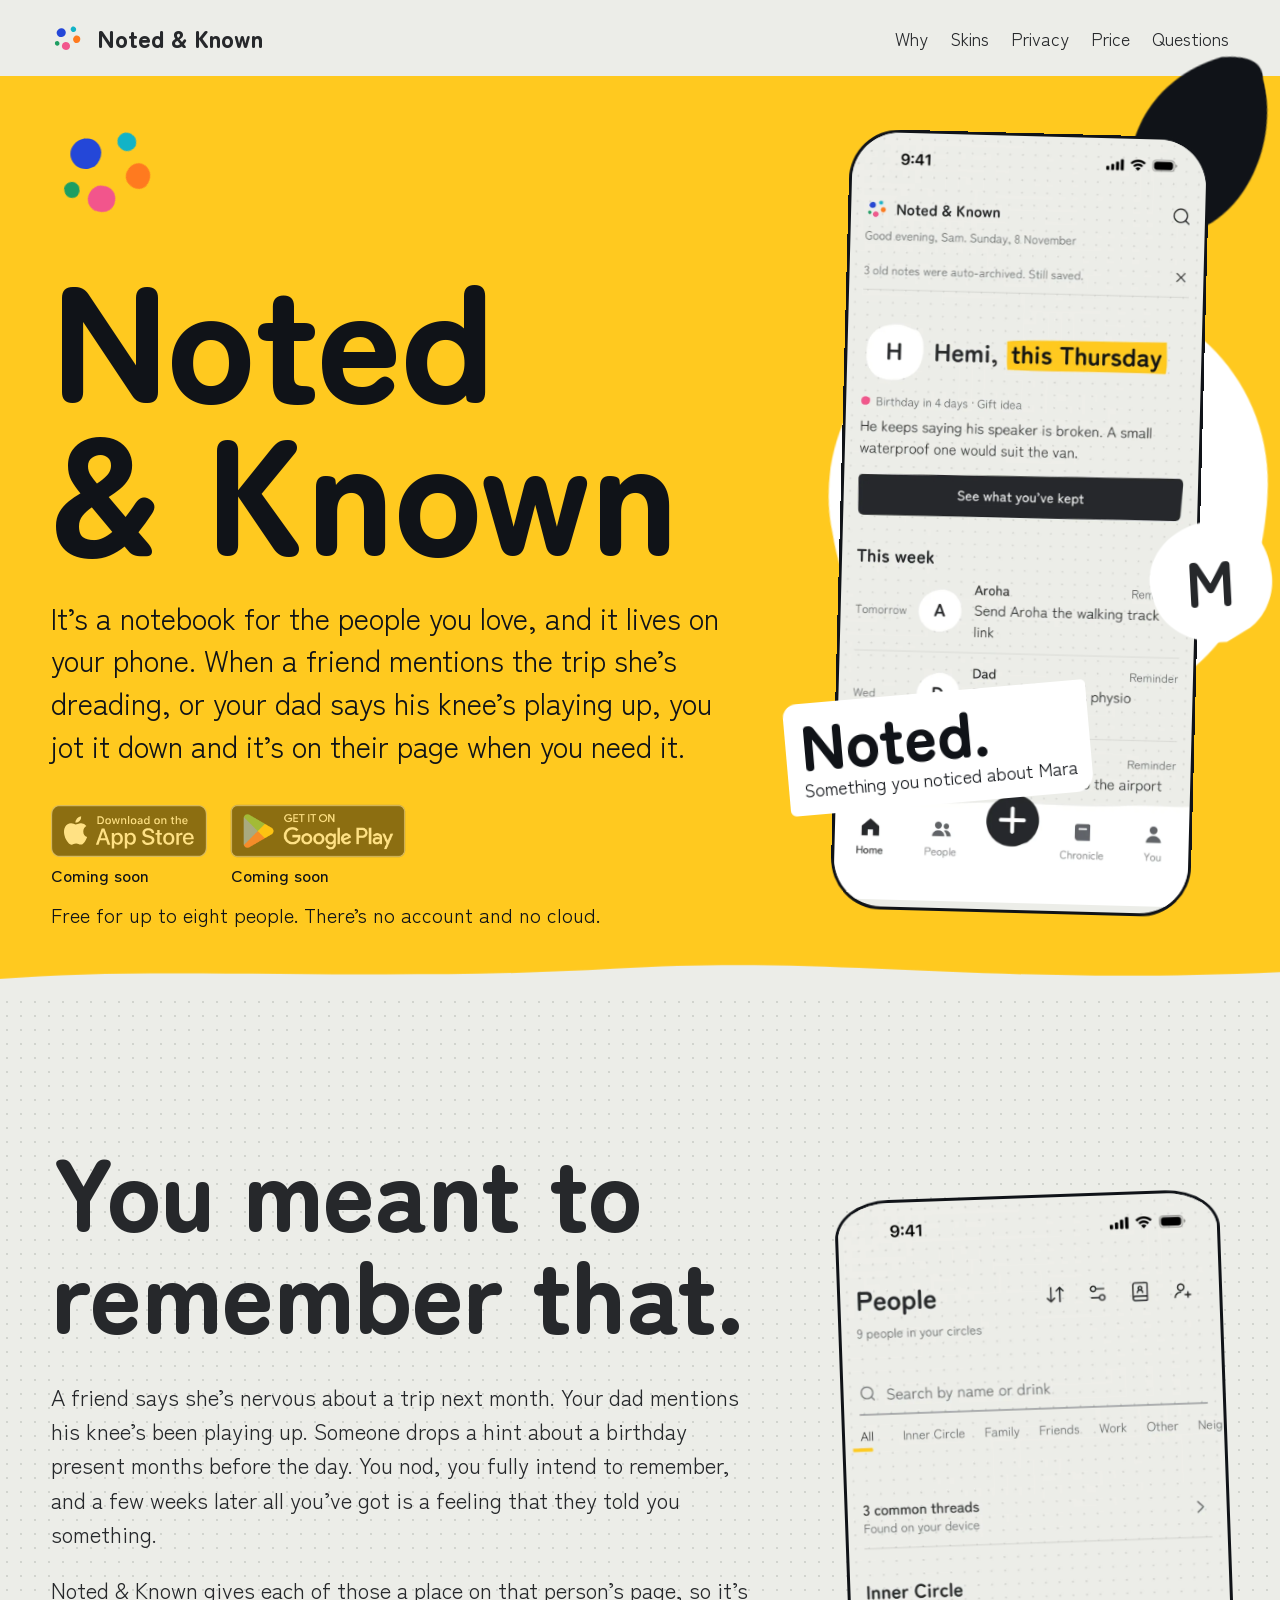
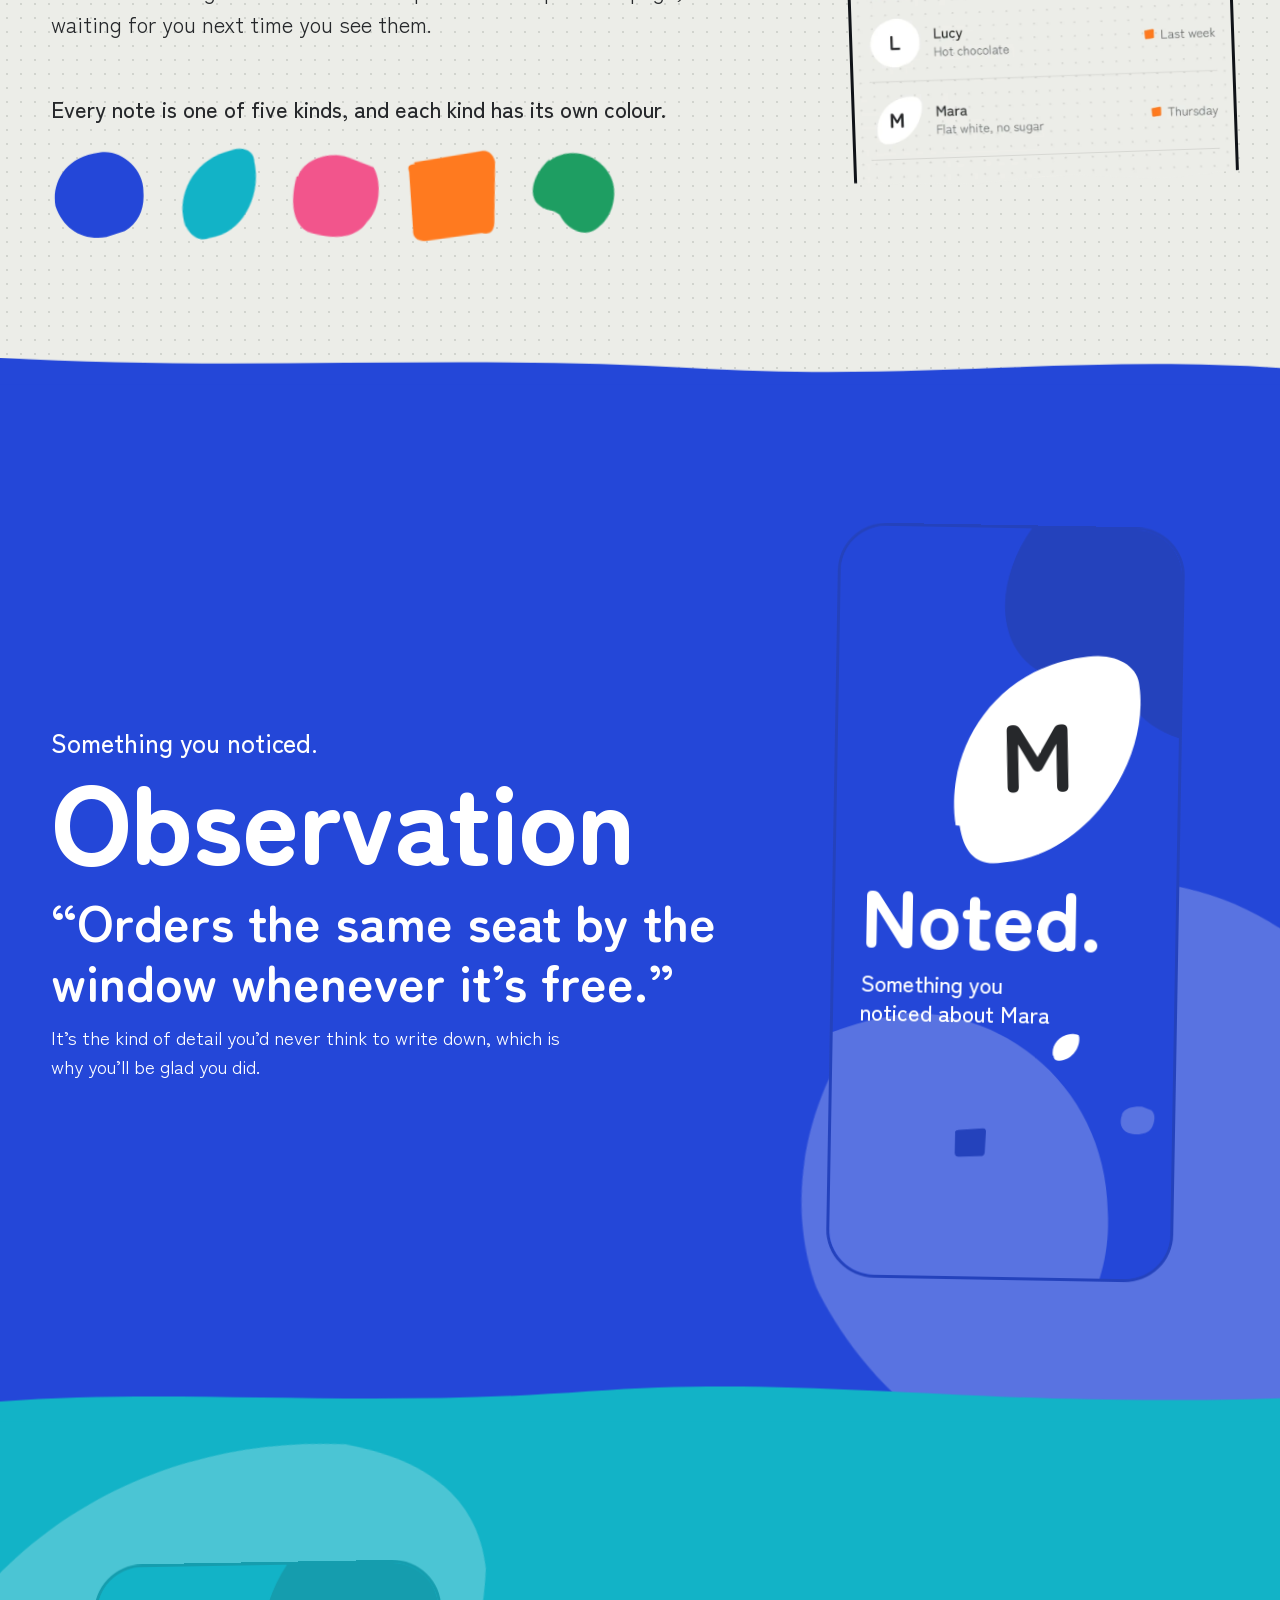
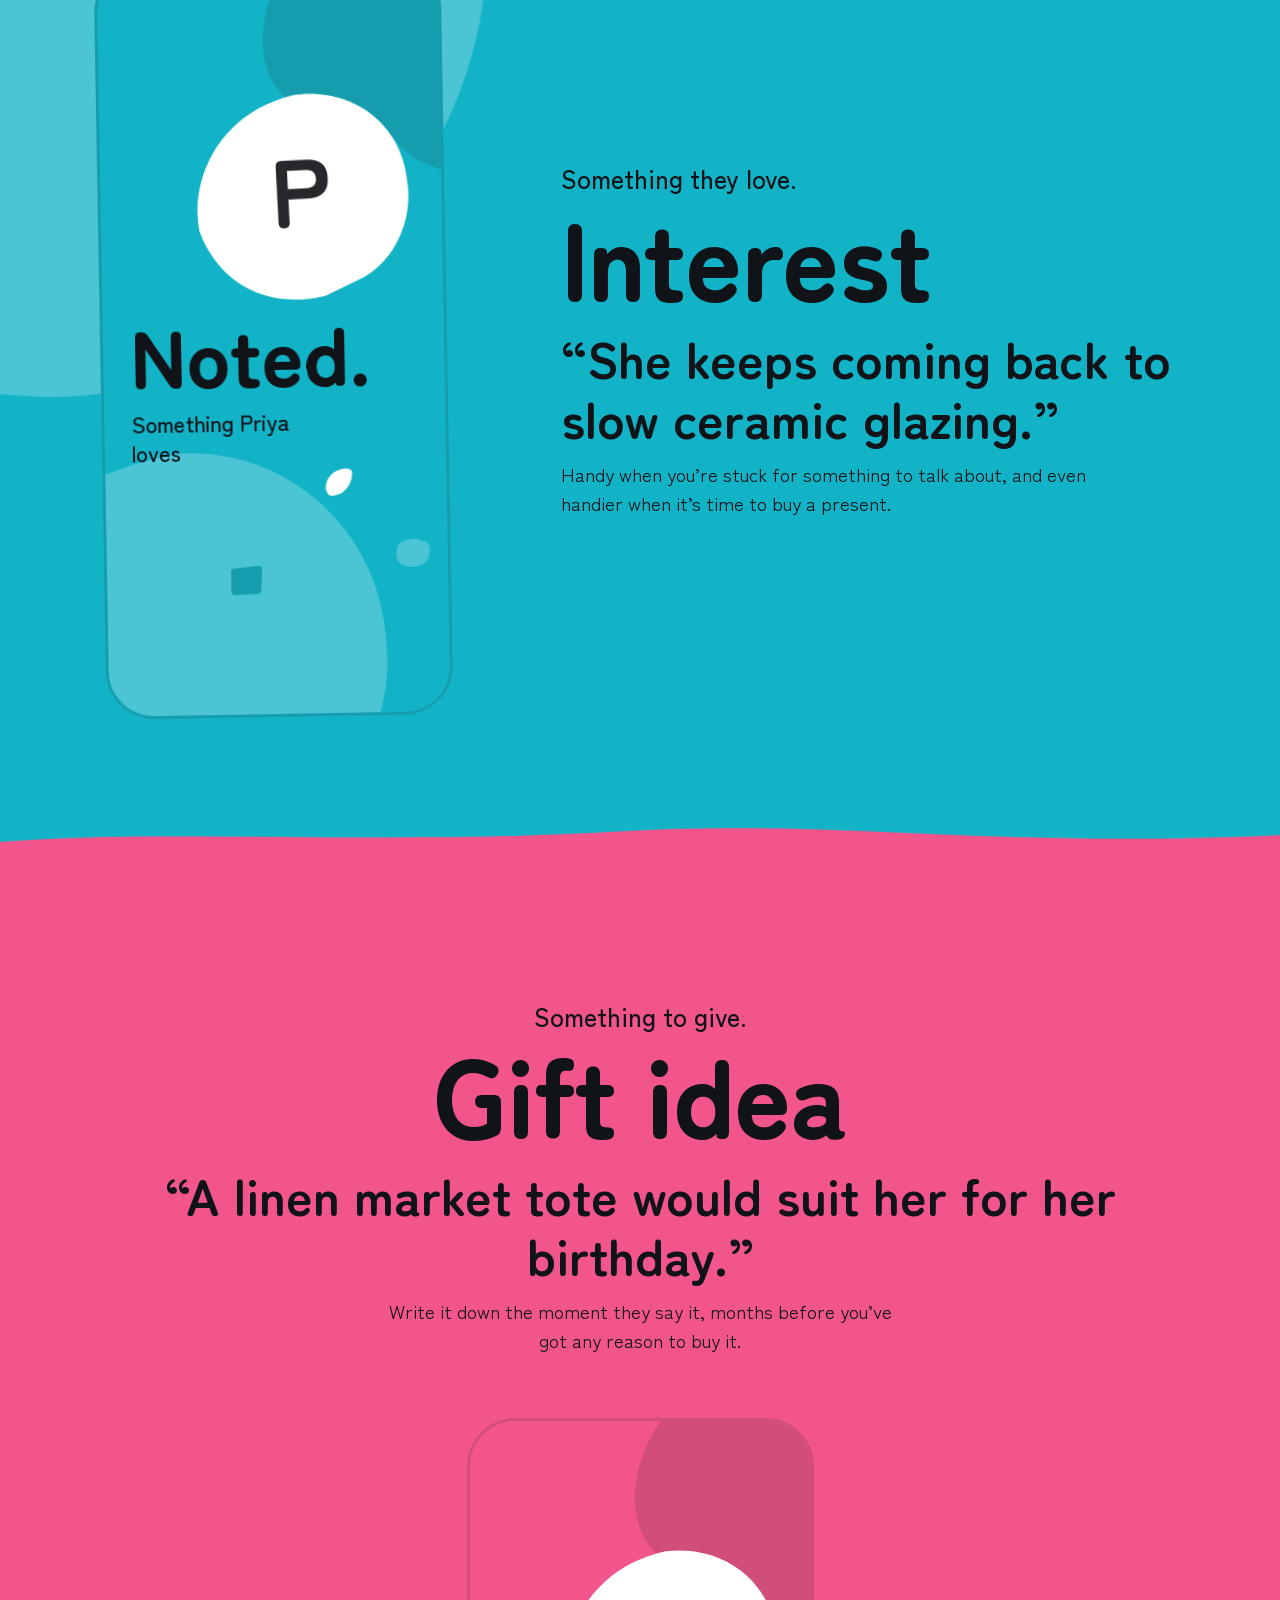
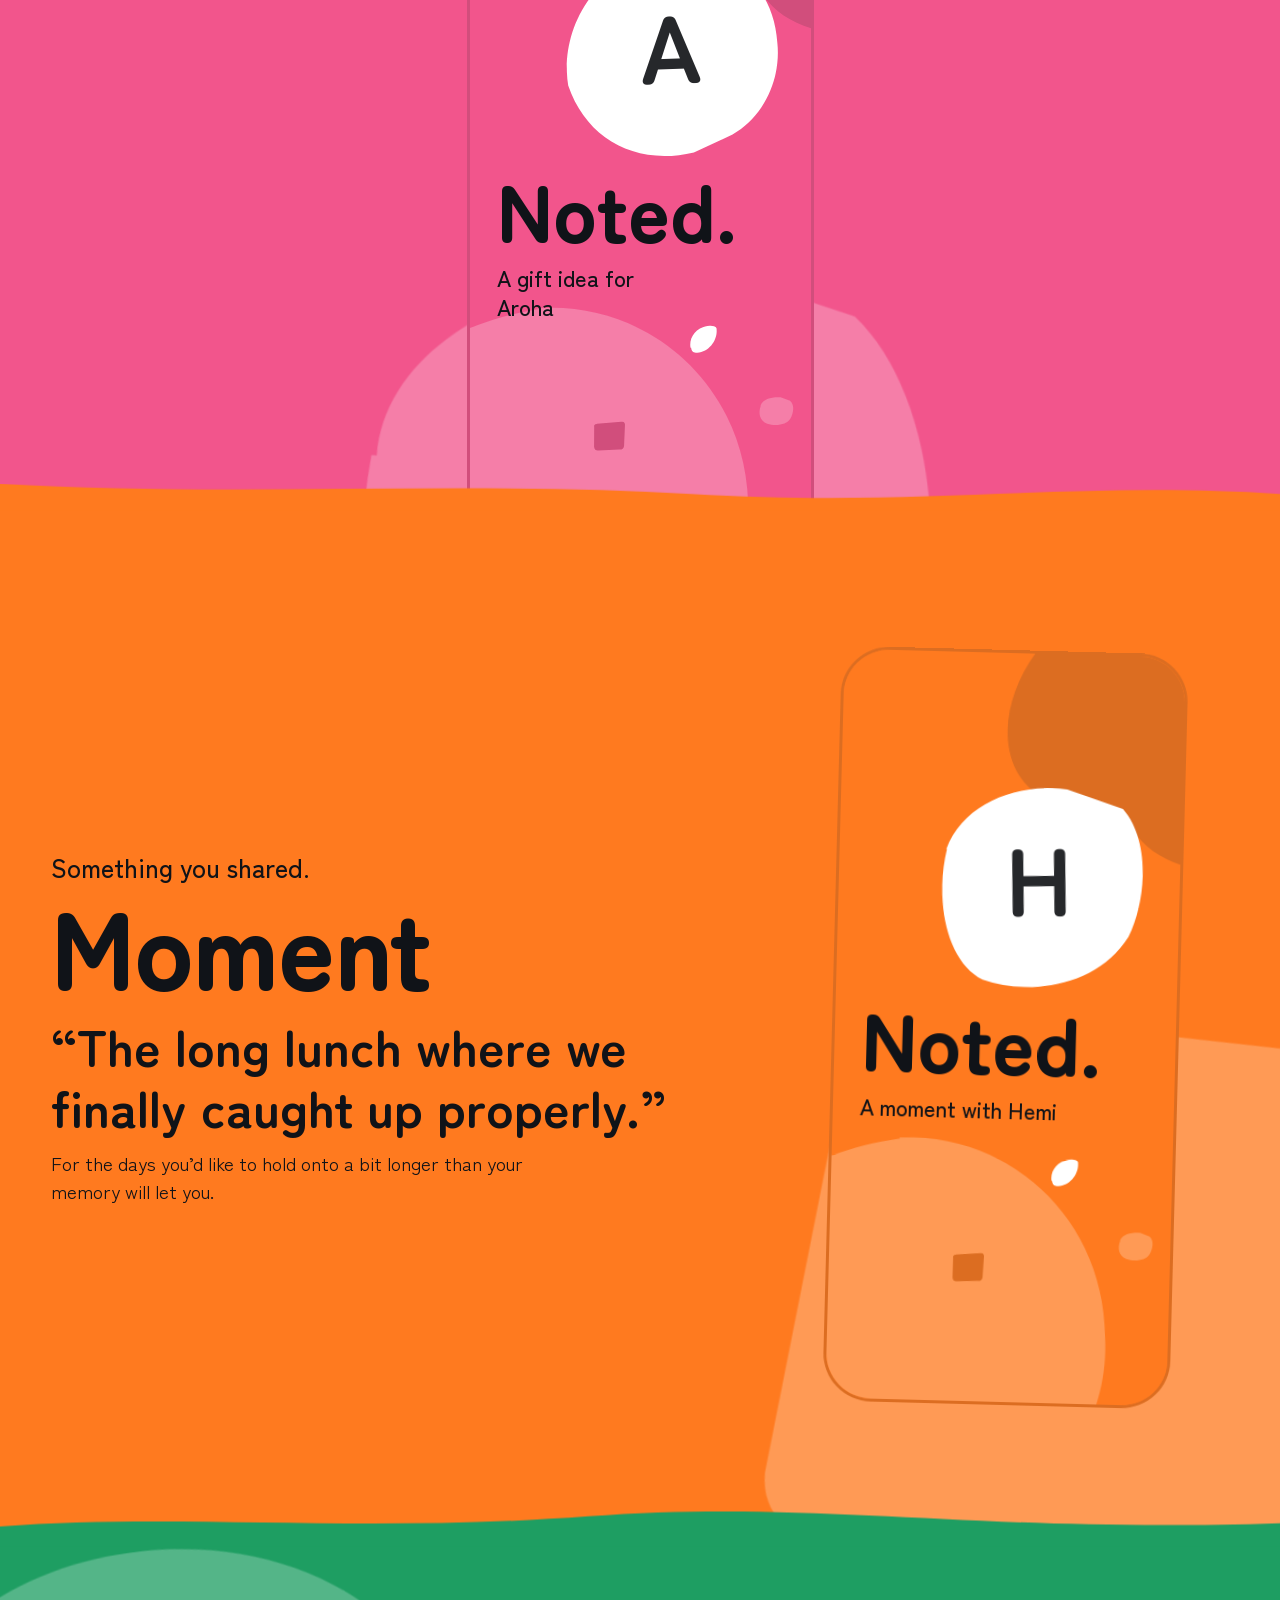
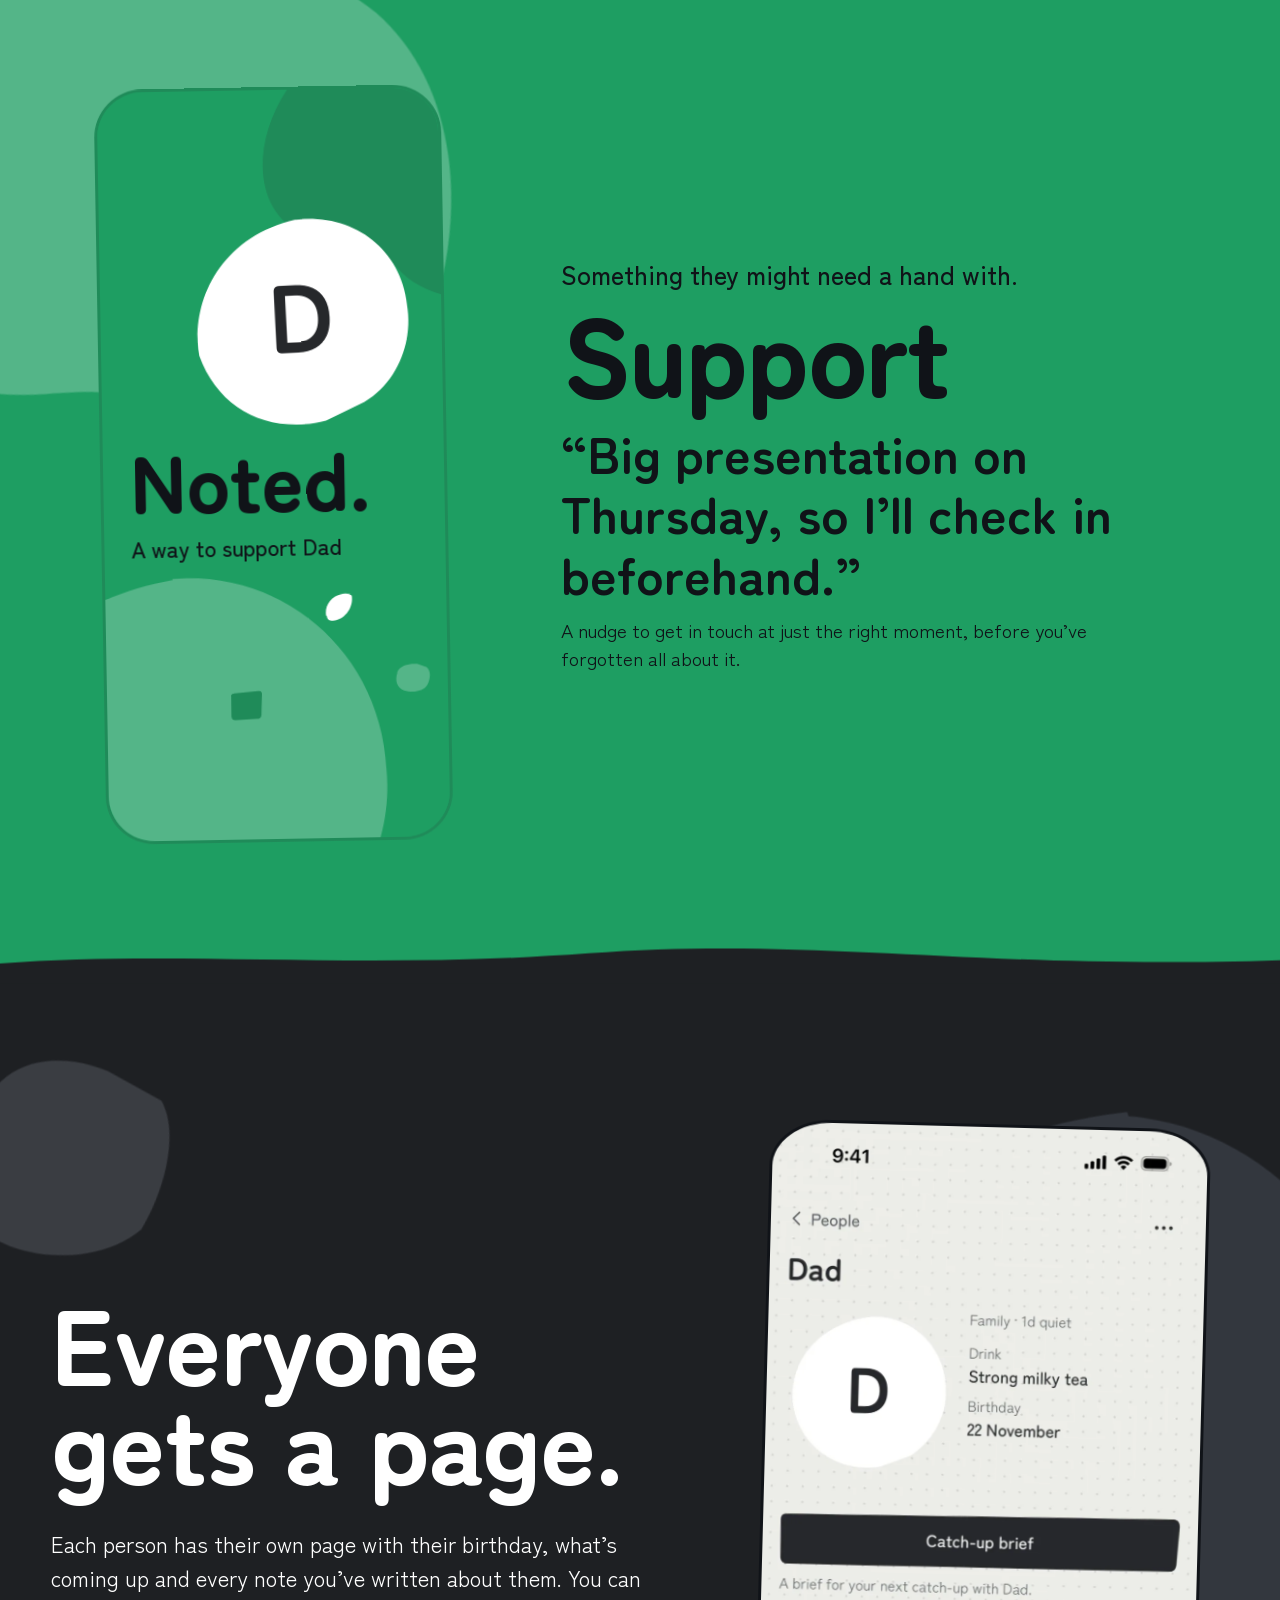
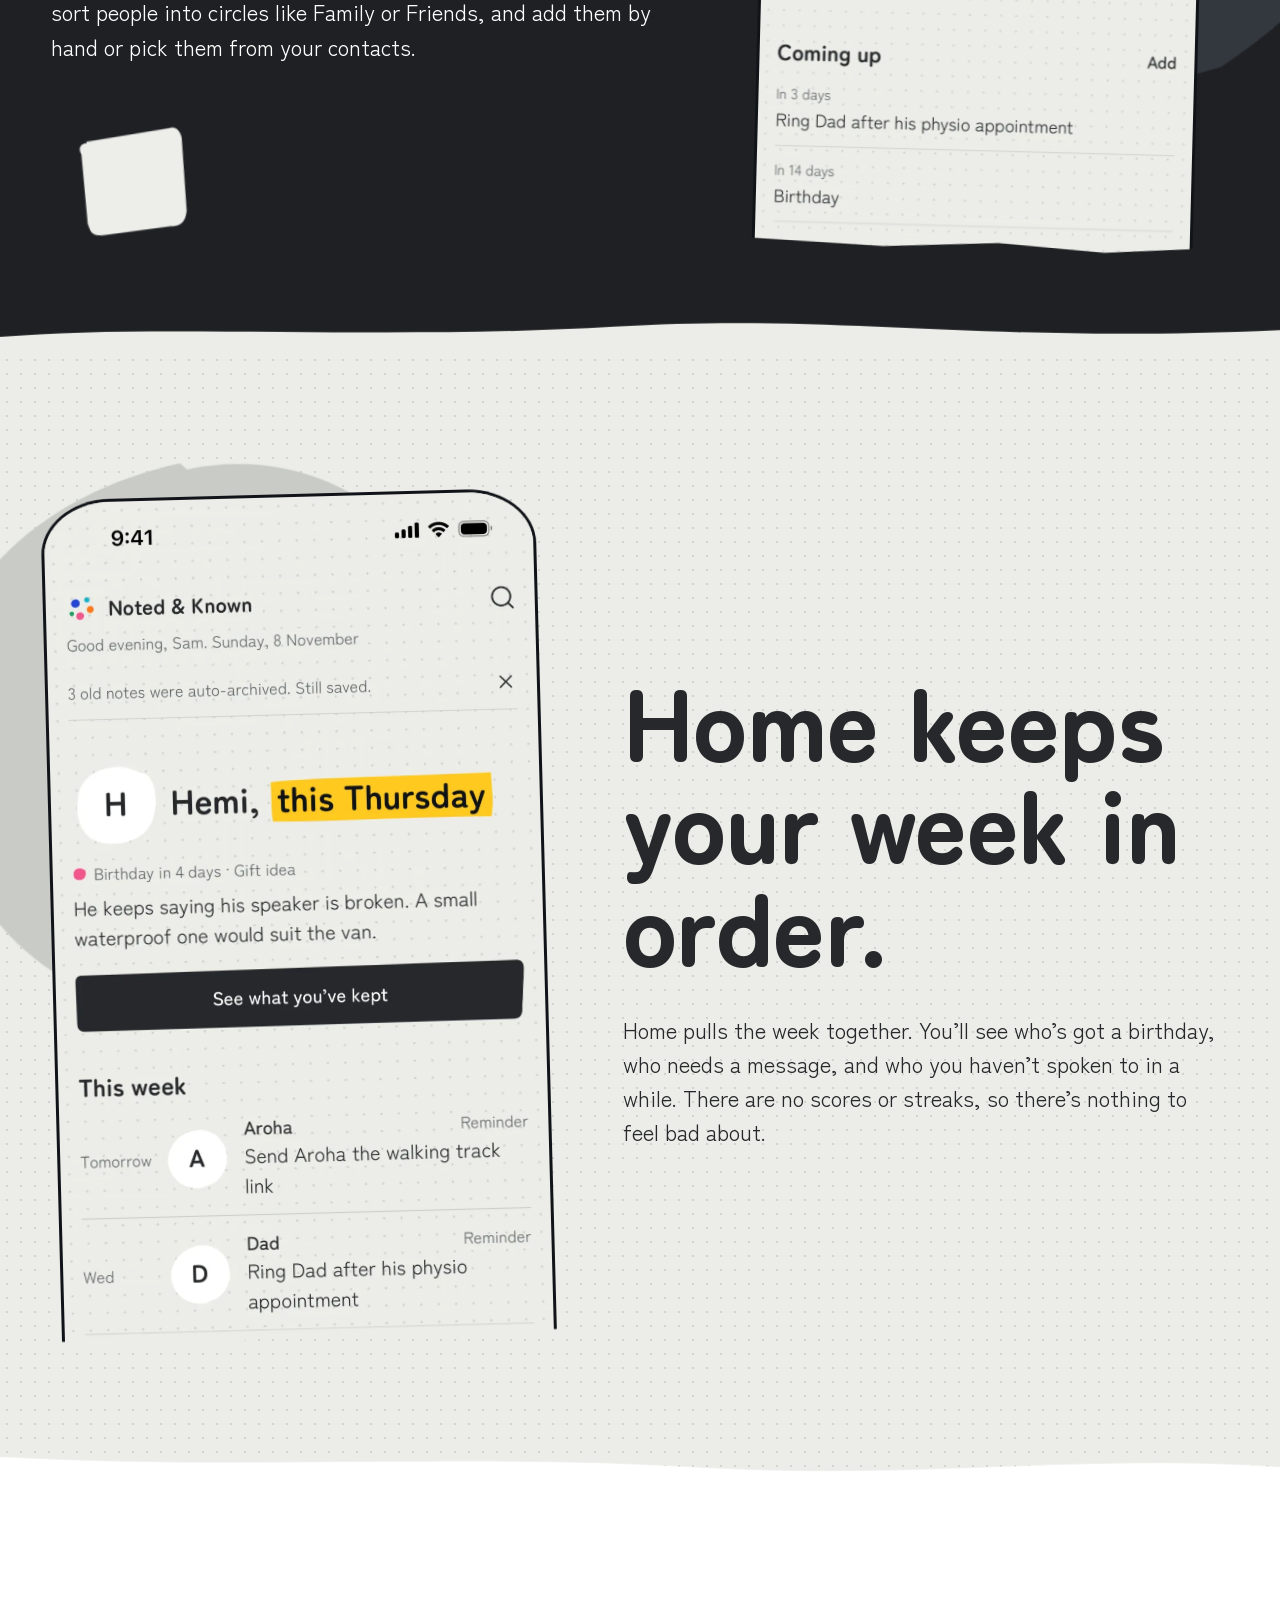
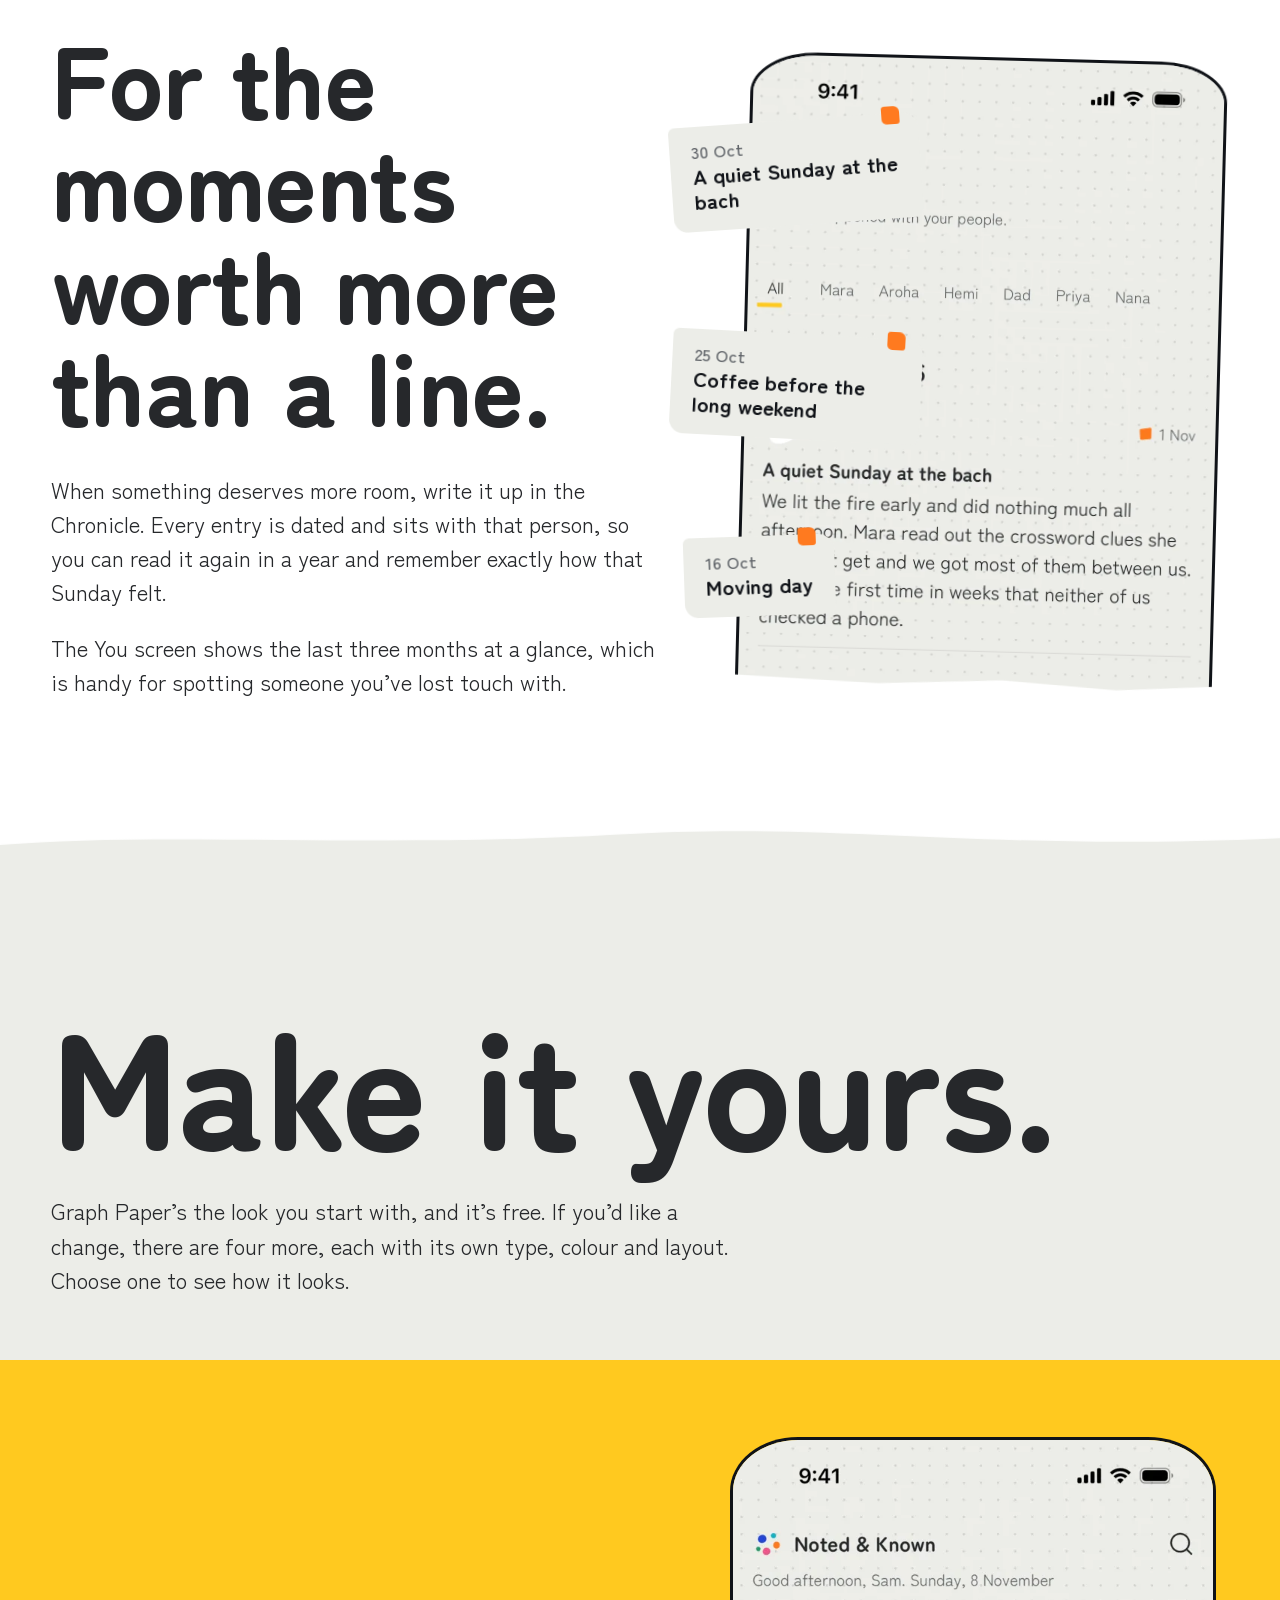
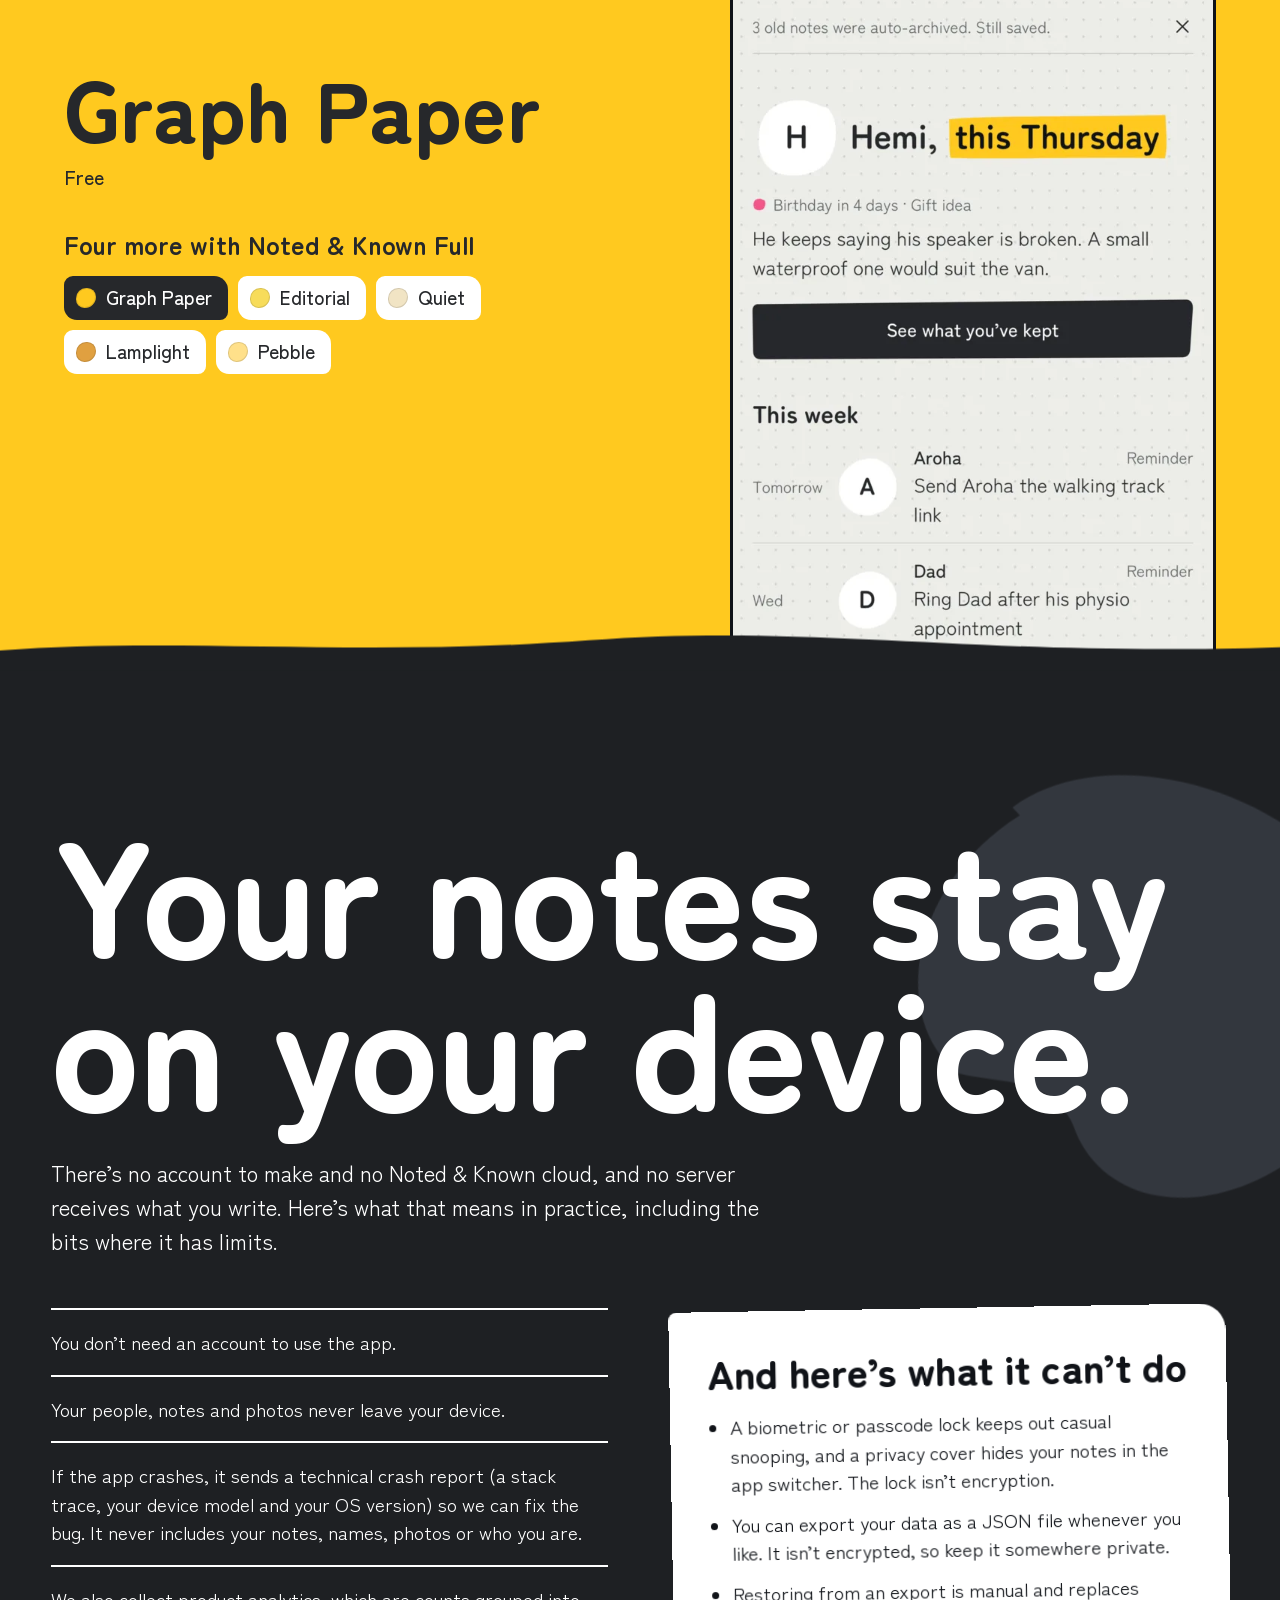
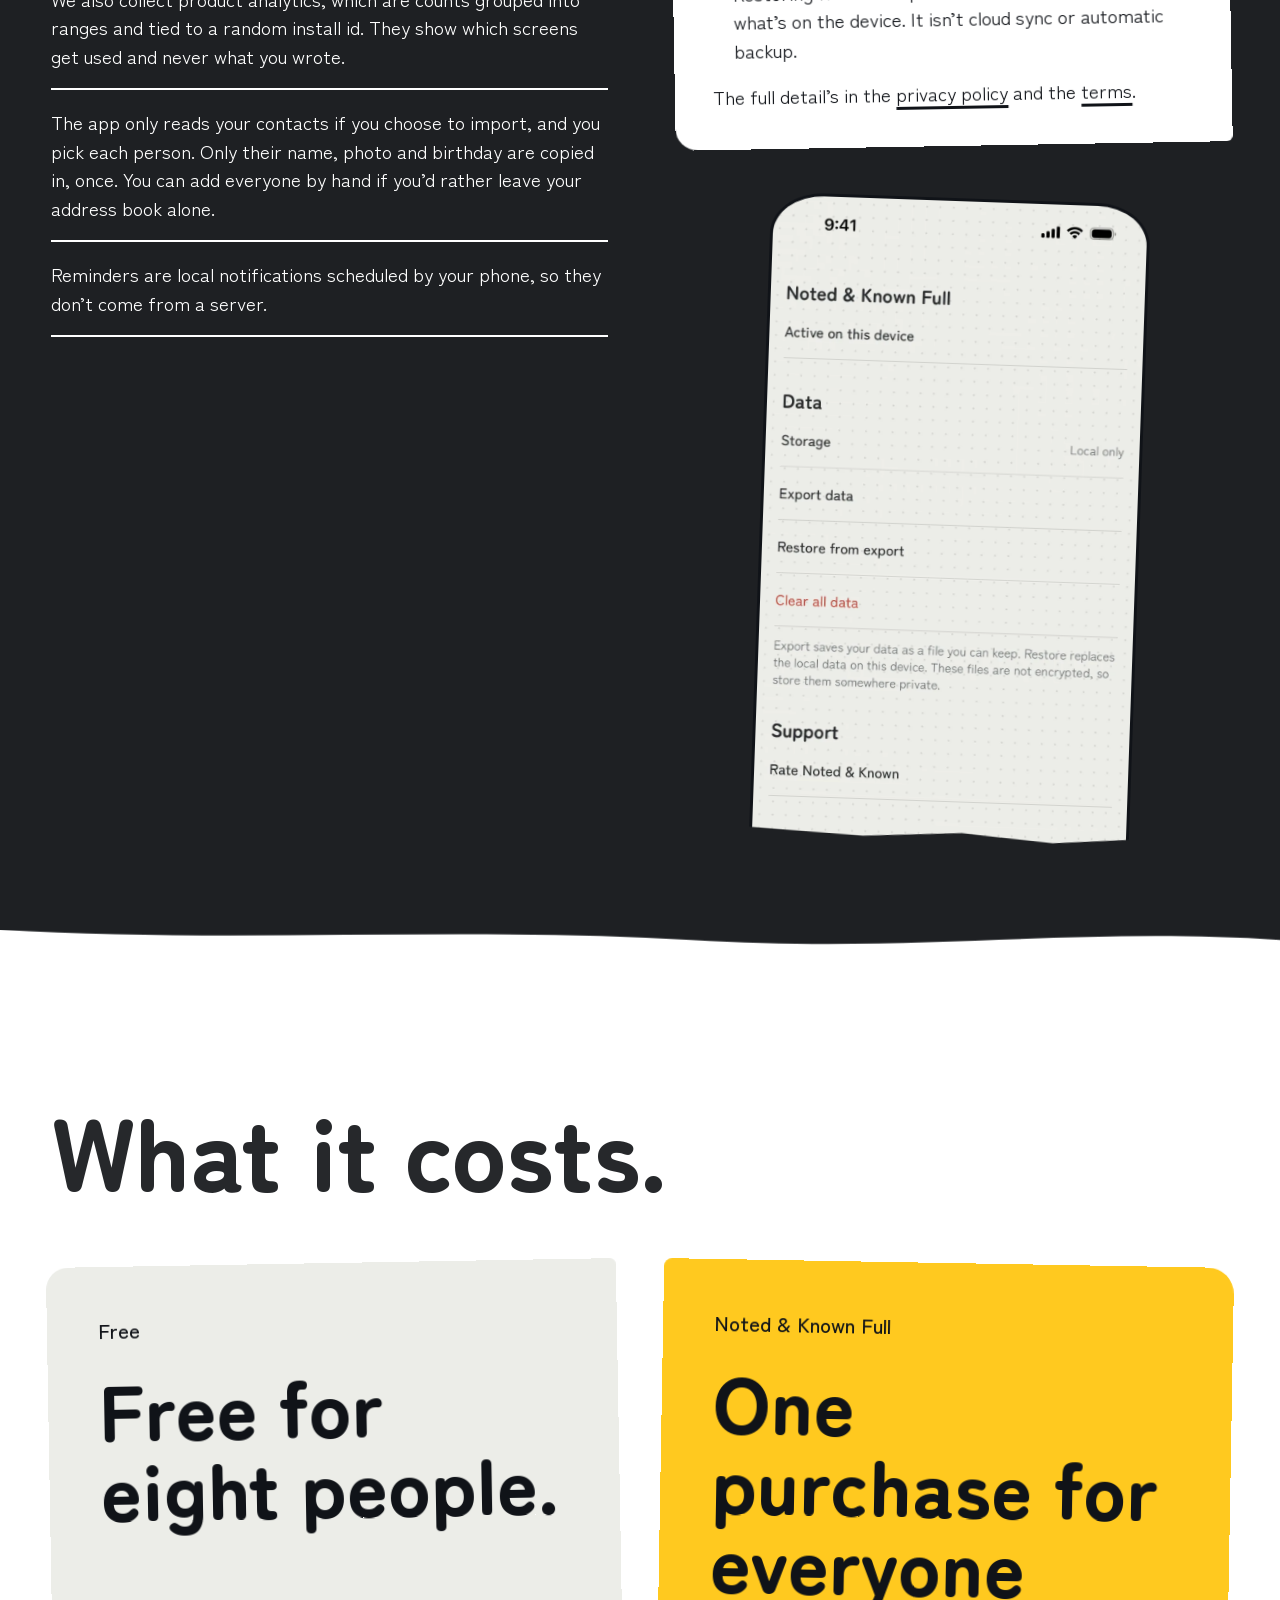
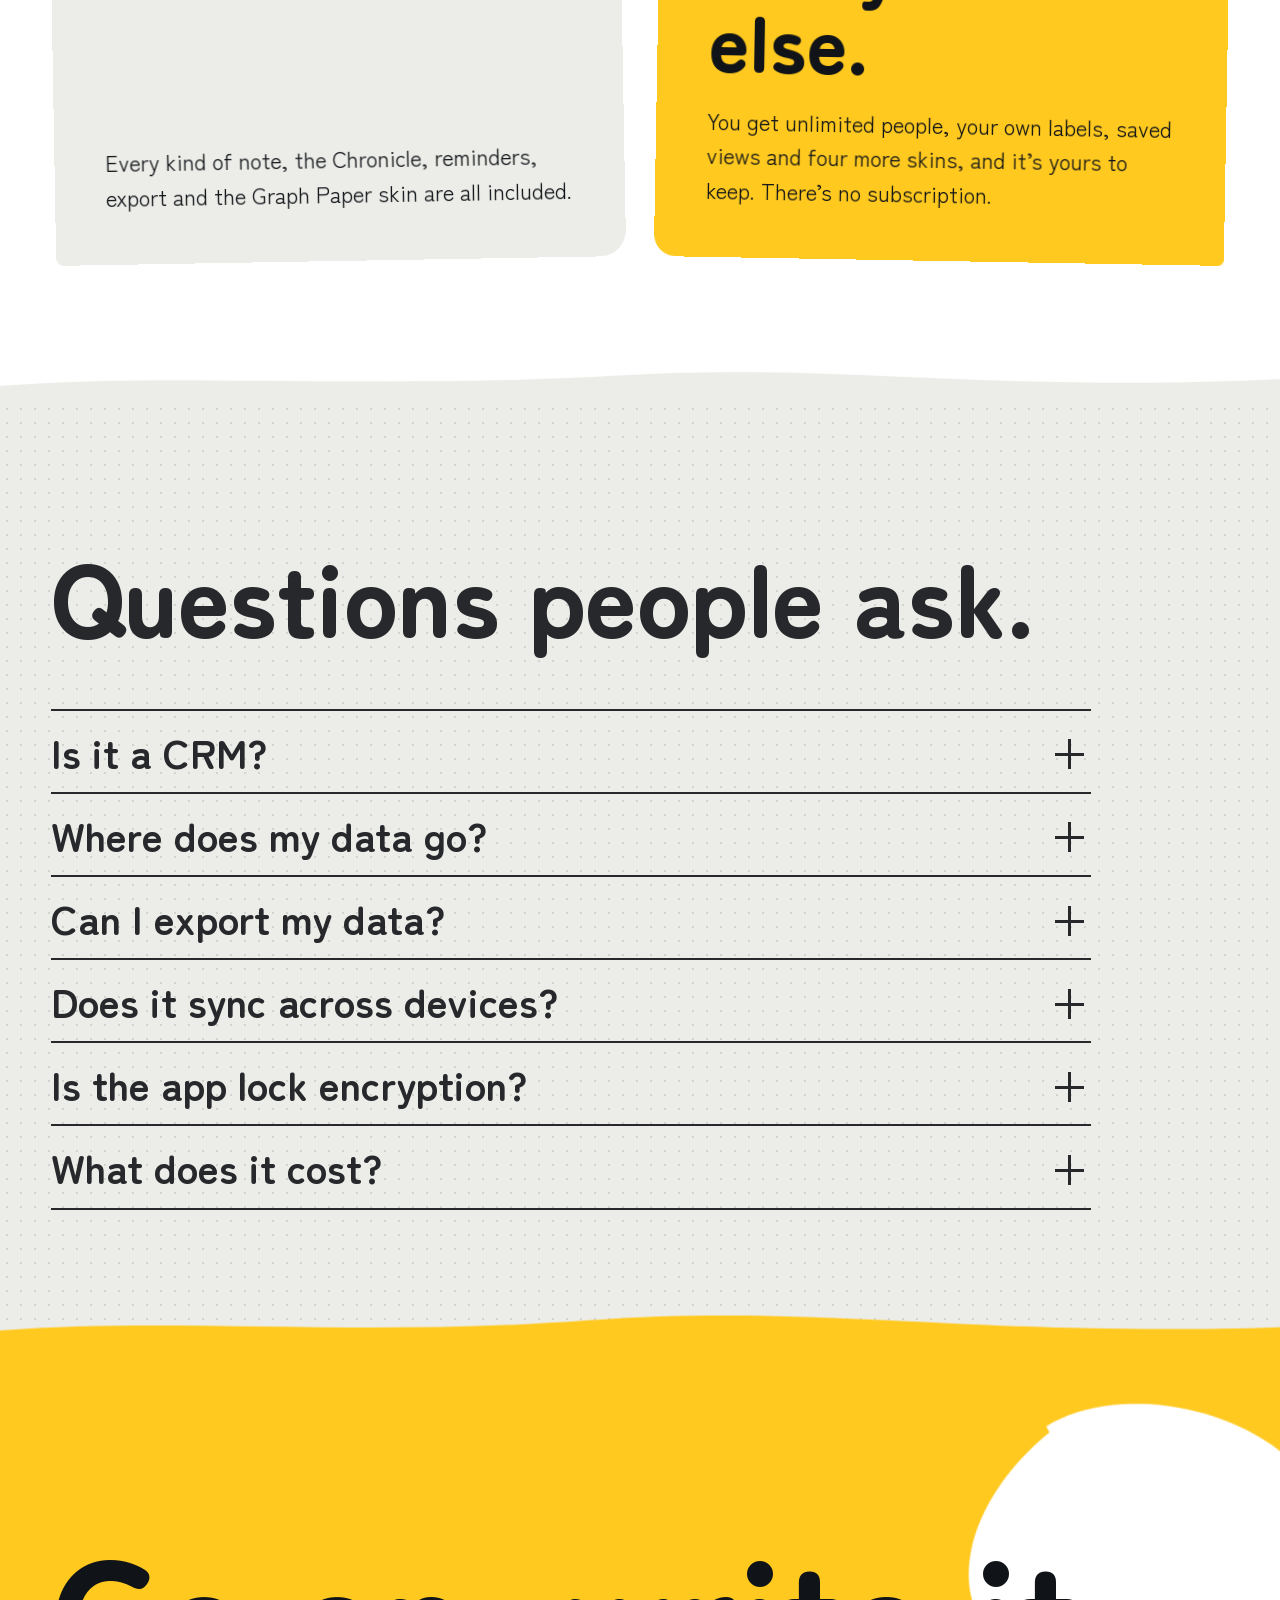
<file: index.html>
<!doctype html>
<html lang="en-NZ">
<head>
  <meta charset="utf-8">
  <meta name="viewport" content="width=device-width, initial-scale=1">
  <title>Noted &amp; Known: notes on the people you love</title>
  <meta name="description" content="Noted &amp; Known is a private iPhone app for keeping notes on the people you love. There's no account and no cloud, and it's free for up to eight people.">
  <link rel="canonical" href="https://notedandknown.app/">
  <meta property="og:type" content="website">
  <meta property="og:site_name" content="Noted &amp; Known">
  <meta property="og:title" content="Noted &amp; Known: notes on the people you love">
  <meta property="og:description" content="A private iPhone app for keeping what you learn about the people you love. There's no account and no cloud, and it's free for up to eight people.">
  <meta property="og:url" content="https://notedandknown.app/">
  <meta property="og:image" content="https://notedandknown.app/assets/og-image.png">
  <meta property="og:image:width" content="1200">
  <meta property="og:image:height" content="630">
  <meta property="og:image:alt" content="The Noted and Known logo and a phone showing the Home screen.">
  <meta name="twitter:card" content="summary_large_image">
  <meta name="theme-color" content="#FFC91F">
  <link rel="icon" type="image/png" href="assets/favicon.png">
  <link rel="apple-touch-icon" href="assets/apple-touch-icon.png">
  <link rel="preload" href="assets/fonts/ZenMaruGothic-Black.woff2" as="font" type="font/woff2" crossorigin>
  <link rel="preload" href="assets/fonts/ZenKakuGothicNew-Regular.woff2" as="font" type="font/woff2" crossorigin>
  <link rel="stylesheet" href="styles.css">
  <script>document.documentElement.className += ' js';</script>
  <script type="application/ld+json">{"@context":"https://schema.org","@type":"MobileApplication","name":"Noted & Known","operatingSystem":"iOS","applicationCategory":"LifestyleApplication","url":"https://notedandknown.app/","description":"A private iPhone app for keeping notes on the people you love.","offers":{"@type":"Offer","price":"0","priceCurrency":"USD"},"publisher":{"@type":"Organization","name":"Singh Studio"}}</script>
</head>
<body>
<a class="skip" href="#main">Skip to the content</a>

<header class="top">
  <div class="in">
    <a class="brand" href="./"><img src="assets/cut/logo.svg" alt="" width="34" height="34">Noted &amp; Known</a>
    <nav aria-label="Main">
      <a href="#why">Why</a>
      <a href="#skins">Skins</a>
      <a href="#privacy">Privacy</a>
      <a href="#price">Price</a>
      <a href="#faq">Questions</a>
    </nav>
  </div>
</header>

<main id="main">

  <!-- 1. Hero: here is the app -->
  <section class="sec hero" id="top" style="--c:#FFC91F;--on:#101318" aria-labelledby="hero-title">
    <div class="in hero-grid">
      <div class="hero-text">
        <svg class="mark boil" viewBox="0 0 100 100" role="img" aria-label="The Noted and Known logo, five cut-paper dots"><g transform="translate(30 34) rotate(0) scale(0.293) translate(-50 -50)"><path d="M50 6 C74 4 95 22 96 48 C97 63 90 78 76 88 L58 95 C34 99 12 86 6 62 C1 40 14 12 50 6 Z" fill="#2447D8"/></g><g transform="translate(66 24) rotate(70) scale(0.178) translate(-50 -50)"><path d="M50 6 C74 4 95 22 96 48 C97 63 90 78 76 88 L58 95 C34 99 12 86 6 62 C1 40 14 12 50 6 Z" fill="#12B3C7"/></g><g transform="translate(76 54) rotate(140) scale(0.239) translate(-50 -50)"><path d="M50 6 C74 4 95 22 96 48 C97 63 90 78 76 88 L58 95 C34 99 12 86 6 62 C1 40 14 12 50 6 Z" fill="#FF7A1F"/></g><g transform="translate(44 74) rotate(210) scale(0.261) translate(-50 -50)"><path d="M50 6 C74 4 95 22 96 48 C97 63 90 78 76 88 L58 95 C34 99 12 86 6 62 C1 40 14 12 50 6 Z" fill="#F2558C"/></g><g transform="translate(18 66) rotate(280) scale(0.152) translate(-50 -50)"><path d="M50 6 C74 4 95 22 96 48 C97 63 90 78 76 88 L58 95 C34 99 12 86 6 62 C1 40 14 12 50 6 Z" fill="#1E9E62"/></g></svg>
        <h1 class="d1" id="hero-title" data-chunks><span class="ln">Noted</span> <span class="ln">&amp; Known</span></h1>
        <p class="lede">It’s a notebook for the people you love, and it lives on your phone. When a friend mentions the trip she’s dreading, or your dad says his knee’s playing up, you jot it down and it’s on their page when you need it.</p>
        <div class="stores" data-store-cta>
          <div class="store-item"><span class="badge is-off"><img src="assets/badge-app-store.svg" width="120" height="40" alt="App Store"></span><span class="soon">Coming soon</span></div>
          <div class="store-item"><span class="badge is-off"><img class="gp" src="assets/badge-google-play.png" width="646" height="250" alt="Google Play"></span><span class="soon">Coming soon</span></div>
        </div>
        <p class="fine">Free for up to eight people. There’s no account and no cloud.</p>
      </div>
      <div class="hero-art">
        <svg class="shape hshape h1s pop" data-shape="circle" data-seed="11" viewBox="0 0 100 100" preserveAspectRatio="none" aria-hidden="true" style="--tilt:6deg"><path d="M50 6 C74 4 95 22 96 48 C97 63 90 78 76 88 L58 95 C34 99 12 86 6 62 C1 40 14 12 50 6 Z"/></svg>
        <svg class="shape hshape h2s pop" data-shape="leaf" data-seed="17" viewBox="0 0 100 100" preserveAspectRatio="none" aria-hidden="true" style="--tilt:-10deg"><path d="M14 78 C8 46 30 10 72 6 C84 5 94 9 95 20 C98 52 72 92 34 94 C24 95 16 90 14 78 Z"/></svg>
        <figure class="phone full hero-phone pop" style="--tilt:1.5deg"><img src="assets/screens/home.webp" width="900" height="1951" fetchpriority="high" alt="The Home screen: a follow-up for Aroha tomorrow, this week’s reminders and a birthday, and a person who has gone quiet."></figure>
        <div class="slab pop" style="--tilt:-5deg"><b>Noted.</b><span>Something you noticed about Mara</span></div>
        <div class="faceb pop" style="--tilt:-3deg" aria-hidden="true"><svg class="shape " data-shape="circle" data-seed="5" viewBox="0 0 100 100" preserveAspectRatio="none" aria-hidden="true" ><path d="M50 6 C74 4 95 22 96 48 C97 63 90 78 76 88 L58 95 C34 99 12 86 6 62 C1 40 14 12 50 6 Z"/></svg><b>M</b></div>
      </div>
    </div>
  </section>

  <!-- 2. Why you'd want it -->
  <section class="sec paper why" id="why" style="--c:#ECEDE8;--on:#26282B" aria-labelledby="why-t">
    <svg class="edge" viewBox="0 0 100 12" preserveAspectRatio="none" aria-hidden="true"><path class="e1" d="M0 12 V6 C10 2 24 9 40 5 S70 9 100 3 V12 Z"/><path class="e2" d="M0 12 V4 C14 9 28 2 46 6 S78 2 100 7 V12 Z"/><path class="e3" d="M0 12 V7 C12 3 30 8 48 4 S76 9 100 5 V12 Z"/></svg>
    <div class="in why-grid">
      <div class="why-text">
        <h2 class="d2" id="why-t" data-chunks>You meant to remember that.</h2>
        <p class="big">A friend says she’s nervous about a trip next month. Your dad mentions his knee’s been playing up. Someone drops a hint about a birthday present months before the day. You nod, you fully intend to remember, and a few weeks later all you’ve got is a feeling that they told you something.</p>
        <p class="big">Noted &amp; Known gives each of those a place on that person’s page, so it’s waiting for you next time you see them.</p>
        <p class="big five">Every note is one of five kinds, and each kind has its own colour.</p>
        <div class="dots" aria-hidden="true">
          <i style="--k:#2447D8"><svg class="shape " data-shape="circle" data-seed="1" viewBox="0 0 100 100" preserveAspectRatio="none" aria-hidden="true" ><path d="M50 6 C74 4 95 22 96 48 C97 63 90 78 76 88 L58 95 C34 99 12 86 6 62 C1 40 14 12 50 6 Z"/></svg></i><i style="--k:#12B3C7"><svg class="shape " data-shape="leaf" data-seed="2" viewBox="0 0 100 100" preserveAspectRatio="none" aria-hidden="true" ><path d="M14 78 C8 46 30 10 72 6 C84 5 94 9 95 20 C98 52 72 92 34 94 C24 95 16 90 14 78 Z"/></svg></i><i style="--k:#F2558C"><svg class="shape " data-shape="pebble" data-seed="3" viewBox="0 0 100 100" preserveAspectRatio="none" aria-hidden="true" ><path d="M10 34 C16 14 40 6 62 9 L86 18 C98 30 97 58 88 74 C76 94 46 98 26 90 C8 82 3 56 10 34 Z"/></svg></i><i style="--k:#FF7A1F"><svg class="shape " data-shape="square" data-seed="4" viewBox="0 0 100 100" preserveAspectRatio="none" aria-hidden="true" ><path d="M12 14 L84 7 C92 7 95 12 95 20 L91 82 C90 90 86 93 78 93 L18 96 C10 96 6 92 6 84 L5 24 C5 18 7 15 12 14 Z"/></svg></i><i style="--k:#1E9E62"><svg class="shape " data-shape="bean" data-seed="5" viewBox="0 0 100 100" preserveAspectRatio="none" aria-hidden="true" ><path d="M22 18 C38 2 70 4 86 20 C100 36 98 62 84 78 C72 92 52 88 44 76 C38 67 28 72 20 68 C4 60 6 34 22 18 Z"/></svg></i>
        </div>
      </div>
      <div class="why-art">
        <figure class="phone crop whyp pop" style="--crop:.705;--tilt:-2deg;--k:50"><img src="assets/screens/people.webp" width="900" height="1951" loading="lazy" decoding="async" alt="The People screen, grouped into Inner Circle and Family."></figure>
      </div>
    </div>
  </section>

  <section class="sec kind k--r" id="observation" style="--c:#2447D8;--on:#FFFFFF;--lt:#5973E1;--dk:#2442BC" aria-labelledby="observation-t">
    <svg class="edge" viewBox="0 0 100 12" preserveAspectRatio="none" aria-hidden="true"><path class="e1" d="M0 12 V5 C16 8 30 2 50 6 S80 8 100 4 V12 Z"/><path class="e2" d="M0 12 V8 C12 4 34 8 52 3 S82 7 100 6 V12 Z"/><path class="e3" d="M0 12 V4 C18 8 36 3 54 7 S84 3 100 7 V12 Z"/></svg>
    <svg class="shape kshape pop" data-shape="circle" data-seed="3" viewBox="0 0 100 100" preserveAspectRatio="none" aria-hidden="true" style="--tilt:-6deg"><path d="M50 6 C74 4 95 22 96 48 C97 63 90 78 76 88 L58 95 C34 99 12 86 6 62 C1 40 14 12 50 6 Z"/></svg>
    <div class="in kgrid">
      <div class="ktext">
        <p class="kicker pop">Something you noticed.</p>
        <h2 class="kname" id="observation-t" data-chunks>Observation</h2>
        <p class="knote"><q>Orders the same seat by the window whenever it’s free.</q></p>
        <p class="kextra">It’s the kind of detail you’d never think to write down, which is why you’ll be glad you did.</p>
      </div>
      <div class="kphone pop" style="--tilt:1deg">
        <div class="stage" data-kind="observation" data-col="#2447D8" data-on="#FFFFFF" data-name="Mara" role="img" aria-label="A new note saved to Mara's page: something you noticed."></div>
      </div>
    </div>
  </section>
  <section class="sec kind k--l" id="interest" style="--c:#12B3C7;--on:#101318;--lt:#4BC5D4;--dk:#159DAE" aria-labelledby="interest-t">
    <svg class="edge" viewBox="0 0 100 12" preserveAspectRatio="none" aria-hidden="true"><path class="e1" d="M0 12 V8 C12 3 26 7 44 5 S74 2 100 6 V12 Z"/><path class="e2" d="M0 12 V5 C10 8 30 3 48 7 S72 8 100 4 V12 Z"/><path class="e3" d="M0 12 V6 C14 2 28 8 46 3 S76 8 100 5 V12 Z"/></svg>
    <svg class="shape kshape pop" data-shape="leaf" data-seed="8" viewBox="0 0 100 100" preserveAspectRatio="none" aria-hidden="true" style="--tilt:8deg"><path d="M14 78 C8 46 30 10 72 6 C84 5 94 9 95 20 C98 52 72 92 34 94 C24 95 16 90 14 78 Z"/></svg>
    <div class="in kgrid">
      <div class="ktext">
        <p class="kicker pop">Something they love.</p>
        <h2 class="kname" id="interest-t" data-chunks>Interest</h2>
        <p class="knote"><q>She keeps coming back to slow ceramic glazing.</q></p>
        <p class="kextra">Handy when you’re stuck for something to talk about, and even handier when it’s time to buy a present.</p>
      </div>
      <div class="kphone pop" style="--tilt:-1deg">
        <div class="stage" data-kind="interest" data-col="#12B3C7" data-on="#101318" data-name="Priya" role="img" aria-label="A new note saved to Priya's page: something they love."></div>
      </div>
    </div>
  </section>
  <section class="sec kind k--c" id="gift" style="--c:#F2558C;--on:#101318;--lt:#F57EA8;--dk:#D14E7C" aria-labelledby="gift-t">
    <svg class="edge" viewBox="0 0 100 12" preserveAspectRatio="none" aria-hidden="true"><path class="e1" d="M0 12 V6 C10 2 24 9 40 5 S70 9 100 3 V12 Z"/><path class="e2" d="M0 12 V4 C14 9 28 2 46 6 S78 2 100 7 V12 Z"/><path class="e3" d="M0 12 V7 C12 3 30 8 48 4 S76 9 100 5 V12 Z"/></svg>
    <svg class="shape kshape pop" data-shape="pebble" data-seed="13" viewBox="0 0 100 100" preserveAspectRatio="none" aria-hidden="true" style="--tilt:-4deg"><path d="M10 34 C16 14 40 6 62 9 L86 18 C98 30 97 58 88 74 C76 94 46 98 26 90 C8 82 3 56 10 34 Z"/></svg>
    <div class="in kgrid">
      <div class="ktext">
        <p class="kicker pop">Something to give.</p>
        <h2 class="kname" id="gift-t" data-chunks>Gift idea</h2>
        <p class="knote"><q>A linen market tote would suit her for her birthday.</q></p>
        <p class="kextra">Write it down the moment they say it, months before you’ve got any reason to buy it.</p>
      </div>
      <div class="kphone pop" style="--tilt:0deg">
        <div class="stage" data-kind="gift" data-col="#F2558C" data-on="#101318" data-name="Aroha" role="img" aria-label="A new note saved to Aroha's page: something to give."></div>
      </div>
    </div>
  </section>
  <section class="sec kind k--r" id="moment" style="--c:#FF7A1F;--on:#101318;--lt:#FF9A55;--dk:#DC6D21" aria-labelledby="moment-t">
    <svg class="edge" viewBox="0 0 100 12" preserveAspectRatio="none" aria-hidden="true"><path class="e1" d="M0 12 V5 C16 8 30 2 50 6 S80 8 100 4 V12 Z"/><path class="e2" d="M0 12 V8 C12 4 34 8 52 3 S82 7 100 6 V12 Z"/><path class="e3" d="M0 12 V4 C18 8 36 3 54 7 S84 3 100 7 V12 Z"/></svg>
    <svg class="shape kshape pop" data-shape="square" data-seed="18" viewBox="0 0 100 100" preserveAspectRatio="none" aria-hidden="true" style="--tilt:10deg"><path d="M12 14 L84 7 C92 7 95 12 95 20 L91 82 C90 90 86 93 78 93 L18 96 C10 96 6 92 6 84 L5 24 C5 18 7 15 12 14 Z"/></svg>
    <div class="in kgrid">
      <div class="ktext">
        <p class="kicker pop">Something you shared.</p>
        <h2 class="kname" id="moment-t" data-chunks>Moment</h2>
        <p class="knote"><q>The long lunch where we finally caught up properly.</q></p>
        <p class="kextra">For the days you’d like to hold onto a bit longer than your memory will let you.</p>
      </div>
      <div class="kphone pop" style="--tilt:1.5deg">
        <div class="stage" data-kind="moment" data-col="#FF7A1F" data-on="#101318" data-name="Hemi" role="img" aria-label="A new note saved to Hemi's page: something you shared."></div>
      </div>
    </div>
  </section>
  <section class="sec kind k--l" id="support" style="--c:#1E9E62;--on:#101318;--lt:#54B588;--dk:#1F8B59" aria-labelledby="support-t">
    <svg class="edge" viewBox="0 0 100 12" preserveAspectRatio="none" aria-hidden="true"><path class="e1" d="M0 12 V8 C12 3 26 7 44 5 S74 2 100 6 V12 Z"/><path class="e2" d="M0 12 V5 C10 8 30 3 48 7 S72 8 100 4 V12 Z"/><path class="e3" d="M0 12 V6 C14 2 28 8 46 3 S76 8 100 5 V12 Z"/></svg>
    <svg class="shape kshape pop" data-shape="bean" data-seed="23" viewBox="0 0 100 100" preserveAspectRatio="none" aria-hidden="true" style="--tilt:-8deg"><path d="M22 18 C38 2 70 4 86 20 C100 36 98 62 84 78 C72 92 52 88 44 76 C38 67 28 72 20 68 C4 60 6 34 22 18 Z"/></svg>
    <div class="in kgrid">
      <div class="ktext">
        <p class="kicker pop">Something they might need a hand with.</p>
        <h2 class="kname" id="support-t" data-chunks>Support</h2>
        <p class="knote"><q>Big presentation on Thursday, so I’ll check in beforehand.</q></p>
        <p class="kextra">A nudge to get in touch at just the right moment, before you’ve forgotten all about it.</p>
      </div>
      <div class="kphone pop" style="--tilt:-1deg">
        <div class="stage" data-kind="support" data-col="#1E9E62" data-on="#101318" data-name="Dad" role="img" aria-label="A new note saved to Dad's page: something they might need a hand with."></div>
      </div>
    </div>
  </section>

  <!-- 8. A person's page -->
  <section class="sec ink person" id="person" style="--c:#1E2023;--on:#FFFFFF" aria-labelledby="person-t">
    <svg class="edge" viewBox="0 0 100 12" preserveAspectRatio="none" aria-hidden="true"><path class="e1" d="M0 12 V8 C12 3 26 7 44 5 S74 2 100 6 V12 Z"/><path class="e2" d="M0 12 V5 C10 8 30 3 48 7 S72 8 100 4 V12 Z"/><path class="e3" d="M0 12 V6 C14 2 28 8 46 3 S76 8 100 5 V12 Z"/></svg>
    <svg class="shape pshape ps1 pop" data-shape="circle" data-seed="41" viewBox="0 0 100 100" preserveAspectRatio="none" aria-hidden="true" style="--tilt:8deg"><path d="M50 6 C74 4 95 22 96 48 C97 63 90 78 76 88 L58 95 C34 99 12 86 6 62 C1 40 14 12 50 6 Z"/></svg>
    <svg class="shape pshape ps2 pop" data-shape="square" data-seed="43" viewBox="0 0 100 100" preserveAspectRatio="none" aria-hidden="true" style="--tilt:-6deg"><path d="M12 14 L84 7 C92 7 95 12 95 20 L91 82 C90 90 86 93 78 93 L18 96 C10 96 6 92 6 84 L5 24 C5 18 7 15 12 14 Z"/></svg>
    <svg class="shape pshape ps3 pop" data-shape="pebble" data-seed="47" viewBox="0 0 100 100" preserveAspectRatio="none" aria-hidden="true" style="--tilt:12deg"><path d="M10 34 C16 14 40 6 62 9 L86 18 C98 30 97 58 88 74 C76 94 46 98 26 90 C8 82 3 56 10 34 Z"/></svg>
    <div class="in two">
      <div class="two-text">
        <h2 class="d1 hd" id="person-t" data-chunks>Everyone gets a page.</h2>
        <p class="big">Each person has their own page with their birthday, what’s coming up and every note you’ve written about them. You can sort people into circles like Family or Friends, and add them by hand or pick them from your contacts.</p>
      </div>
      <div class="two-art">
        <figure class="phone crop giant pop" style="--crop:.76;--tilt:1.5deg;--k:49"><img src="assets/screens/person.webp" width="900" height="1951" loading="lazy" decoding="async" alt="Dad’s page: his drink, his birthday, what’s coming up, and notes marked by kind."></figure>
      </div>
    </div>
  </section>

  <!-- 9. Your week (Home) -->
  <section class="sec paper week" id="week" style="--c:#ECEDE8;--on:#26282B" aria-labelledby="week-t">
    <svg class="edge" viewBox="0 0 100 12" preserveAspectRatio="none" aria-hidden="true"><path class="e1" d="M0 12 V6 C10 2 24 9 40 5 S70 9 100 3 V12 Z"/><path class="e2" d="M0 12 V4 C14 9 28 2 46 6 S78 2 100 7 V12 Z"/><path class="e3" d="M0 12 V7 C12 3 30 8 48 4 S76 9 100 5 V12 Z"/></svg>
    <svg class="shape wshape pop" data-shape="circle" data-seed="51" viewBox="0 0 100 100" preserveAspectRatio="none" aria-hidden="true" style="--tilt:-4deg"><path d="M50 6 C74 4 95 22 96 48 C97 63 90 78 76 88 L58 95 C34 99 12 86 6 62 C1 40 14 12 50 6 Z"/></svg>
    <div class="in two two-flip">
      <div class="two-art">
        <figure class="phone crop giant pop" style="--crop:.79;--tilt:-1.5deg;--k:57"><img src="assets/screens/home.webp" width="900" height="1951" loading="lazy" decoding="async" alt="The Home screen with this week’s birthdays and reminders."></figure>
      </div>
      <div class="two-text">
        <h2 class="d2 hd" id="week-t" data-chunks>Home keeps <span class="hl">your week</span> in order.</h2>
        <p class="big">Home pulls the week together. You’ll see who’s got a birthday, who needs a message, and who you haven’t spoken to in a while. There are no scores or streaks, so there’s nothing to feel bad about.</p>
      </div>
    </div>
  </section>

  <!-- 10. Chronicle -->
  <section class="sec white chron" id="chronicle" style="--c:#FFFFFF;--on:#26282B" aria-labelledby="chron-t">
    <svg class="edge" viewBox="0 0 100 12" preserveAspectRatio="none" aria-hidden="true"><path class="e1" d="M0 12 V5 C16 8 30 2 50 6 S80 8 100 4 V12 Z"/><path class="e2" d="M0 12 V8 C12 4 34 8 52 3 S82 7 100 6 V12 Z"/><path class="e3" d="M0 12 V4 C18 8 36 3 54 7 S84 3 100 7 V12 Z"/></svg>
    <div class="in two">
      <div class="two-text">
        <h2 class="d2 hd" id="chron-t" data-chunks>For the moments worth more than a line.</h2>
        <p class="big">When something deserves more room, write it up in the Chronicle. Every entry is dated and sits with that person, so you can read it again in a year and remember exactly how that Sunday felt.</p>
        <p class="big">The You screen shows the last three months at a glance, which is handy for spotting someone you’ve lost touch with.</p>
      </div>
      <div class="two-art chron-art">
        <figure class="phone crop giant pop" style="--crop:.61;--tilt:1.5deg;--k:53"><img src="assets/screens/chronicle.webp" width="900" height="1951" loading="lazy" decoding="async" alt="The Chronicle: dated entries such as A quiet Sunday at the bach."></figure>
        <p class="slip s1 pop" style="--tilt:-4deg;--d:.5s"><i aria-hidden="true"></i><span>30 Oct</span><b>A quiet Sunday at the bach</b></p>
        <p class="slip s2 pop" style="--tilt:3deg;--d:.75s"><i aria-hidden="true"></i><span>25 Oct</span><b>Coffee before the long weekend</b></p>
        <p class="slip s3 pop" style="--tilt:-2deg;--d:1s"><i aria-hidden="true"></i><span>16 Oct</span><b>Moving day</b></p>
      </div>
    </div>
  </section>

  <!-- 11. Skins -->
  <section class="sec skins" id="skins" style="--c:#ECEDE8;--on:#26282B" aria-labelledby="skins-t">
    <svg class="edge" viewBox="0 0 100 12" preserveAspectRatio="none" aria-hidden="true"><path class="e1" d="M0 12 V6 C10 2 24 9 40 5 S70 9 100 3 V12 Z"/><path class="e2" d="M0 12 V4 C14 9 28 2 46 6 S78 2 100 7 V12 Z"/><path class="e3" d="M0 12 V7 C12 3 30 8 48 4 S76 9 100 5 V12 Z"/></svg>
    <div class="in skins-head">
      <h2 class="d1 hd" id="skins-t" data-chunks>Make it yours.</h2>
      <p class="big skins-p">Graph Paper’s the look you start with, and it’s free. If you’d like a change, there are four more, each with its own type, colour and layout. Choose one to see how it looks.</p>
    </div>
    <div class="tiles">
      <div class="tile cut" style="--hi:#FFC91F">
        <div class="tile-copy">
          <p class="tn" aria-live="polite"><b>Graph Paper</b><span>Free</span></p>
          <h3 class="more-h">Four more with Noted &amp; Known Full</h3>
          <ul class="chips">
            <li style="--i:0"><button type="button" aria-pressed="true" style="--s:#FFC91F" data-name="Graph Paper" data-tier="Free" data-src="assets/screens/skin-graph-paper.webp" data-alt="Home in the Graph Paper skin: dotted paper with a yellow highlight." data-crop="0.79"><i></i>Graph Paper</button></li>
            <li style="--i:1"><button type="button" aria-pressed="false" style="--s:#F7DC5A" data-name="Editorial" data-tier="Full" data-src="assets/screens/skin-editorial.webp" data-alt="Home in the Editorial skin: serif headlines and fine rules on cream paper." data-crop="0.78"><i></i>Editorial</button></li>
            <li style="--i:2"><button type="button" aria-pressed="false" style="--s:#F1E4C4" data-name="Quiet" data-tier="Full" data-src="assets/screens/skin-quiet.webp" data-alt="Home in the Quiet skin: soft grey paper and calm, simple type." data-crop="0.826"><i></i>Quiet</button></li>
            <li style="--i:3"><button type="button" aria-pressed="false" style="--s:#E0A040" data-name="Lamplight" data-tier="Full" data-src="assets/screens/skin-lamplight.webp" data-alt="Home in the Lamplight skin: warm dark paper with an amber highlight." data-crop="0.816"><i></i>Lamplight</button></li>
            <li style="--i:4"><button type="button" aria-pressed="false" style="--s:#FFE08A" data-name="Pebble" data-tier="Full" data-src="assets/screens/skin-pebble.webp" data-alt="Home in the Pebble skin: rounded white cards on soft lilac." data-crop="0.832"><i></i>Pebble</button></li>
          </ul>
        </div>
        <figure class="phone crop tp" style="--crop:.79;" data-skin-figure><img src="assets/screens/skin-graph-paper.webp" width="640" height="1387" loading="lazy" decoding="async" alt="Home in the Graph Paper skin: dotted paper with a yellow highlight."></figure>
      </div>
    </div>
  </section>

  <!-- 12. Privacy -->
  <section class="sec ink privacy" id="privacy" style="--c:#1E2023;--on:#FFFFFF" aria-labelledby="priv-t">
    <svg class="edge" viewBox="0 0 100 12" preserveAspectRatio="none" aria-hidden="true"><path class="e1" d="M0 12 V8 C12 3 26 7 44 5 S74 2 100 6 V12 Z"/><path class="e2" d="M0 12 V5 C10 8 30 3 48 7 S72 8 100 4 V12 Z"/><path class="e3" d="M0 12 V6 C14 2 28 8 46 3 S76 8 100 5 V12 Z"/></svg>
    <svg class="shape prshape pop" data-shape="bean" data-seed="61" viewBox="0 0 100 100" preserveAspectRatio="none" aria-hidden="true" style="--tilt:10deg"><path d="M22 18 C38 2 70 4 86 20 C100 36 98 62 84 78 C72 92 52 88 44 76 C38 67 28 72 20 68 C4 60 6 34 22 18 Z"/></svg>
    <div class="in">
      <h2 class="d1 hd" id="priv-t" data-chunks>Your notes stay on your device.</h2>
      <p class="big lead">There’s no account to make and no Noted &amp; Known cloud, and no server receives what you write. Here’s what that means in practice, including the bits where it has limits.</p>
      <div class="priv-cols">
        <ul class="plain">
          <li>You don’t need an account to use the app.</li>
          <li>Your people, notes and photos never leave your device.</li>
          <li>If the app crashes, it sends a technical crash report (a stack trace, your device model and your OS version) so we can fix the bug. It never includes your notes, names, photos or who you are.</li>
          <li>We also collect product analytics, which are counts grouped into ranges and tied to a random install id. They show which screens get used and never what you wrote.</li>
          <li>The app only reads your contacts if you choose to import, and you pick each person. Only their name, photo and birthday are copied in, once. You can add everyone by hand if you’d rather leave your address book alone.</li>
          <li>Reminders are local notifications scheduled by your phone, so they don’t come from a server.</li>
        </ul>
        <div class="priv-side">
          <div class="limits pop" style="--tilt:-1deg">
            <h3>And here’s what it can’t do</h3>
            <ul>
              <li>A biometric or passcode lock keeps out casual snooping, and a privacy cover hides your notes in the app switcher. The lock isn’t encryption.</li>
              <li>You can export your data as a JSON file whenever you like. It isn’t encrypted, so keep it somewhere private.</li>
              <li>Restoring from an export is manual and replaces what’s on the device. It isn’t cloud sync or automatic backup.</li>
            </ul>
            <p>The full detail’s in the <a href="docs/privacy.html">privacy policy</a> and the <a href="docs/terms.html">terms</a>.</p>
          </div>
          <figure class="phone crop pphone pop" style="--crop:.78;--tilt:2deg"><img src="assets/screens/privacy.webp" width="900" height="1951" loading="lazy" decoding="async" alt="Settings, showing Noted and Known Full, Storage set to Local only, and a note that exported files aren’t encrypted."></figure>
        </div>
      </div>
    </div>
  </section>

  <!-- 13. Price -->
  <section class="sec white price" id="price" style="--c:#FFFFFF;--on:#26282B" aria-labelledby="price-t">
    <svg class="edge" viewBox="0 0 100 12" preserveAspectRatio="none" aria-hidden="true"><path class="e1" d="M0 12 V5 C16 8 30 2 50 6 S80 8 100 4 V12 Z"/><path class="e2" d="M0 12 V8 C12 4 34 8 52 3 S82 7 100 6 V12 Z"/><path class="e3" d="M0 12 V4 C18 8 36 3 54 7 S84 3 100 7 V12 Z"/></svg>
    <div class="in">
      <h2 class="d2 hd" id="price-t" data-chunks>What it costs.</h2>
      <div class="slabs">
        <div class="tier tier-free pop" style="--tilt:-1deg">
          <p class="tier-label">Free</p>
          <h3 class="tier-h">Free for eight people.</h3>
          <p class="big">Every kind of note, the Chronicle, reminders, export and the Graph Paper skin are all included.</p>
        </div>
        <div class="tier tier-full pop" style="--tilt:1deg;--d:.25s">
          <p class="tier-label">Noted &amp; Known Full</p>
          <h3 class="tier-h">One purchase for everyone else.</h3>
          <p class="big">You get unlimited people, your own labels, saved views and four more skins, and it’s yours to keep. There’s no subscription.</p>
        </div>
      </div>
    </div>
  </section>

  <!-- 14. FAQ -->
  <section class="sec paper faq" id="faq" style="--c:#ECEDE8;--on:#26282B" aria-labelledby="faq-t">
    <svg class="edge" viewBox="0 0 100 12" preserveAspectRatio="none" aria-hidden="true"><path class="e1" d="M0 12 V6 C10 2 24 9 40 5 S70 9 100 3 V12 Z"/><path class="e2" d="M0 12 V4 C14 9 28 2 46 6 S78 2 100 7 V12 Z"/><path class="e3" d="M0 12 V7 C12 3 30 8 48 4 S76 9 100 5 V12 Z"/></svg>
    <div class="in">
      <h2 class="d2 hd" id="faq-t" data-chunks>Questions people ask.</h2>
      <div class="faq-list">
      <details>
        <summary>Is it a CRM?</summary>
        <p>No. It’s for remembering the people in your life, so there are no sales pipelines, follow-up quotas or networking tools in it. If you’re after a CRM, this will feel like the wrong app.</p>
      </details>
      <details>
        <summary>Where does my data go?</summary>
        <p>Your notes stay on your device. There’s no account and no Noted &amp; Known cloud, so nothing you write is sent to a server of ours. The app does send crash reports and basic usage counts, as described in the privacy section above, and neither contains anything you wrote.</p>
      </details>
      <details>
        <summary>Can I export my data?</summary>
        <p>Yes. Export saves a JSON file of everything in the app at that moment. It isn’t an automatic backup, and the file isn’t encrypted, so keep it somewhere private.</p>
      </details>
      <details>
        <summary>Does it sync across devices?</summary>
        <p>Not at the moment. Noted &amp; Known keeps everything on the device it’s installed on, so there’s no cloud sync.</p>
      </details>
      <details>
        <summary>Is the app lock encryption?</summary>
        <p>No. The lock helps keep casual snoopers out of the app, but it doesn’t encrypt your data. We’d rather say so plainly than let you assume.</p>
      </details>
      <details>
        <summary>What does it cost?</summary>
        <p>It’s free for up to eight people. A single purchase, Noted &amp; Known Full, adds unlimited people, custom labels, saved views and four more skins. There’s no subscription.</p>
      </details>
      </div>
    </div>
  </section>

  <!-- 15. The ending -->
  <section class="sec end" id="end" style="--c:#FFC91F;--on:#101318" aria-labelledby="end-t">
    <svg class="edge" viewBox="0 0 100 12" preserveAspectRatio="none" aria-hidden="true"><path class="e1" d="M0 12 V8 C12 3 26 7 44 5 S74 2 100 6 V12 Z"/><path class="e2" d="M0 12 V5 C10 8 30 3 48 7 S72 8 100 4 V12 Z"/><path class="e3" d="M0 12 V6 C14 2 28 8 46 3 S76 8 100 5 V12 Z"/></svg>
    <div class="in end-grid">
      <svg class="shape eshape pop" data-shape="bean" data-seed="31" viewBox="0 0 100 100" preserveAspectRatio="none" aria-hidden="true" style="--tilt:12deg"><path d="M22 18 C38 2 70 4 86 20 C100 36 98 62 84 78 C72 92 52 88 44 76 C38 67 28 72 20 68 C4 60 6 34 22 18 Z"/></svg>
      <h2 class="d1" id="end-t" data-chunks>Go on, write it down.</h2>
      <p class="lede">The next thing someone tells you is worth keeping.</p>
      <div class="stores" data-store-cta>
          <div class="store-item"><span class="badge is-off"><img src="assets/badge-app-store.svg" width="120" height="40" alt="App Store"></span><span class="soon">Coming soon</span></div>
          <div class="store-item"><span class="badge is-off"><img class="gp" src="assets/badge-google-play.png" width="646" height="250" alt="Google Play"></span><span class="soon">Coming soon</span></div>
        </div>
    </div>
  </section>

</main>

<footer class="foot">
  <div class="in">
    <p class="foot-brand"><a class="brand" href="./"><img src="assets/cut/logo.svg" alt="" width="34" height="34">Noted &amp; Known</a></p>
    <nav aria-label="Footer">
      <a href="support.html">Support</a>
      <a href="docs/privacy.html">Privacy</a>
      <a href="docs/terms.html">Terms</a>
    </nav>
    <p class="made">Made by Singh Studio in Aotearoa New Zealand</p>
    <p class="marks">Apple and the Apple logo are trademarks of Apple Inc. Google Play and the Google Play logo are trademarks of Google LLC.</p>
  </div>
</footer>

<script src="script.js" defer></script>
</body>
</html>
</file>
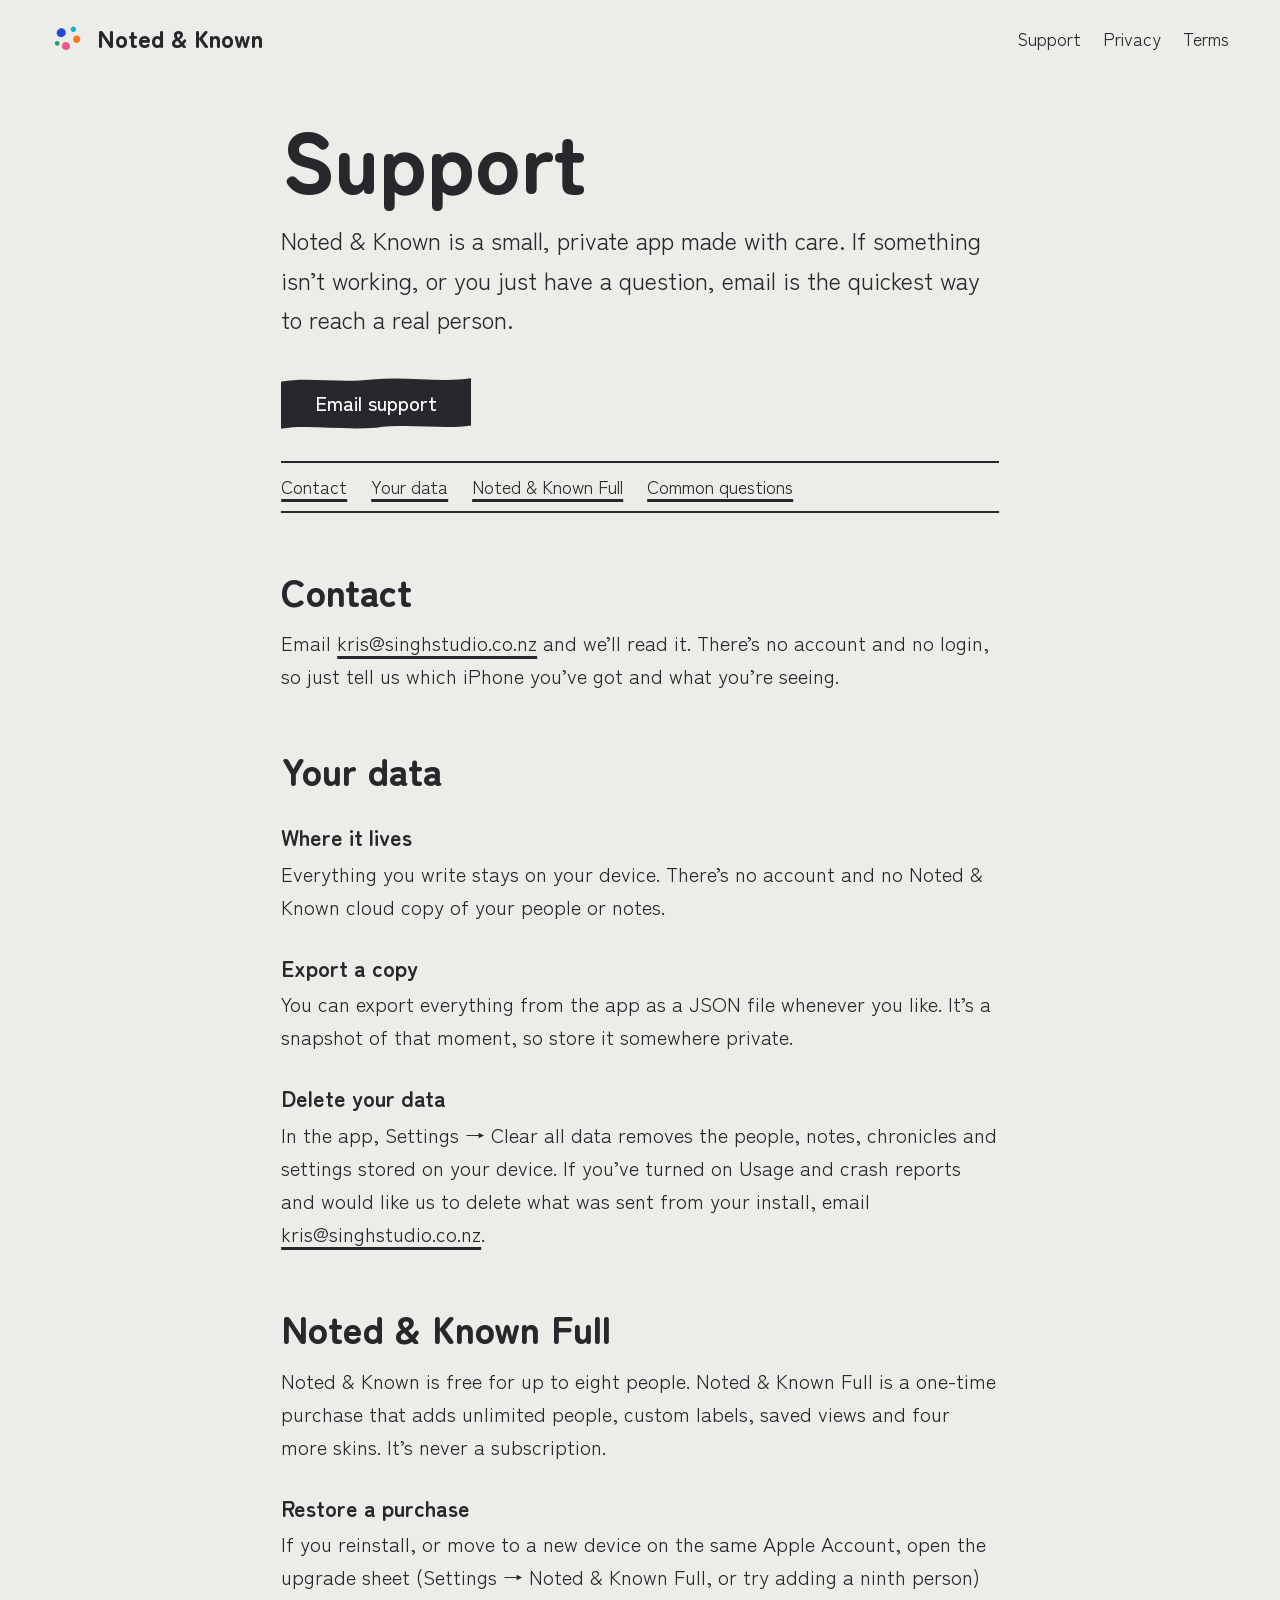
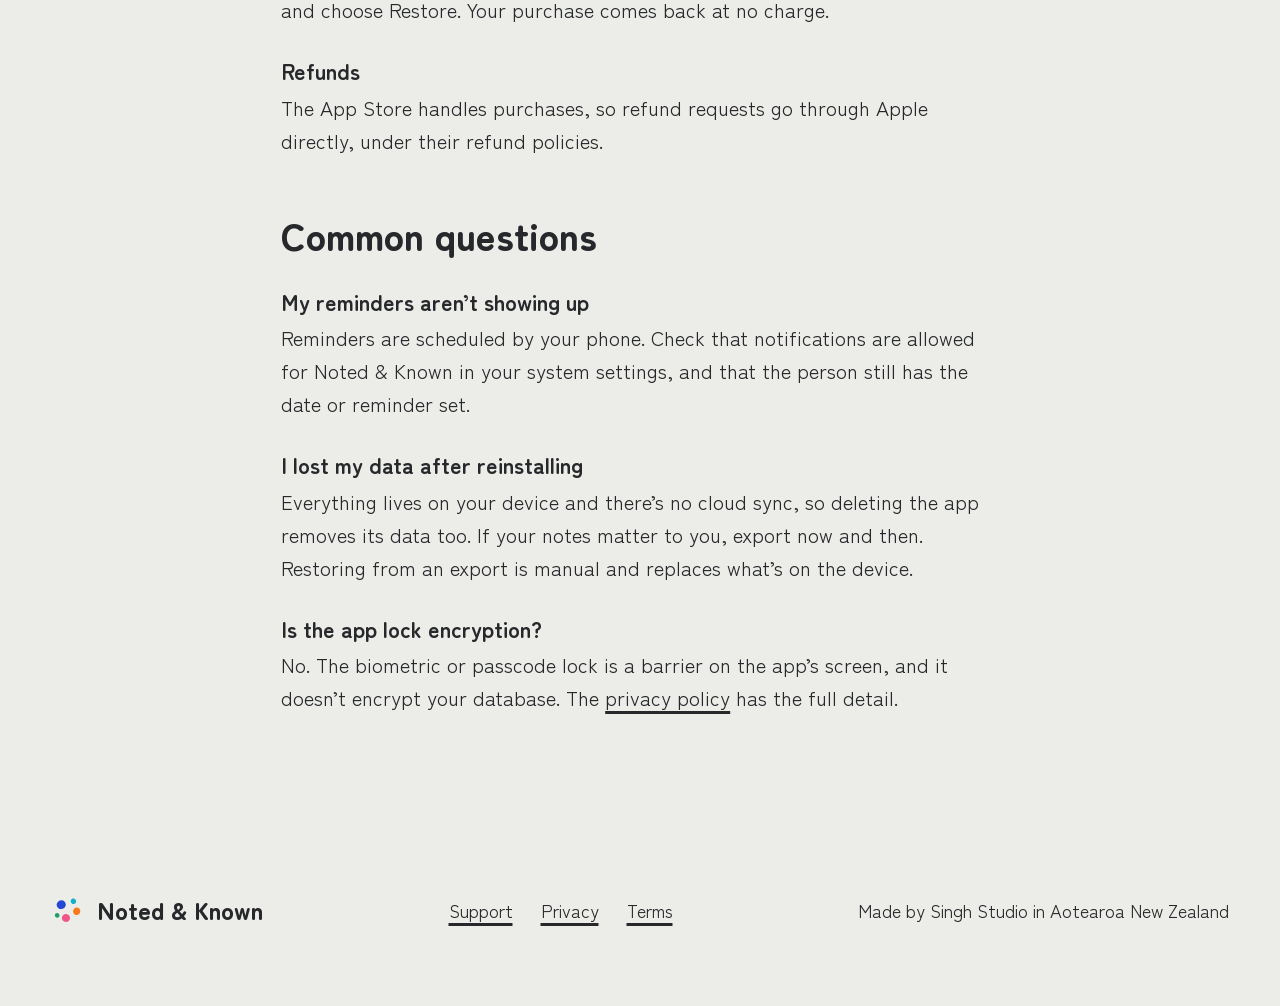
<file: support.html>
<!doctype html>
<html lang="en-NZ">
<head>
  <meta charset="utf-8">
  <meta name="viewport" content="width=device-width, initial-scale=1">
  <title>Support | Noted &amp; Known</title>
  <meta name="description" content="Help with Noted &amp; Known: how to get in touch, what happens to your data, Noted &amp; Known Full and common questions.">
  <link rel="canonical" href="https://notedandknown.app/support.html">
  <meta property="og:type" content="website">
  <meta property="og:site_name" content="Noted &amp; Known">
  <meta property="og:title" content="Support | Noted &amp; Known">
  <meta property="og:description" content="Help with Noted &amp; Known: how to get in touch, what happens to your data, Noted &amp; Known Full and common questions.">
  <meta property="og:url" content="https://notedandknown.app/support.html">
  <meta property="og:image" content="https://notedandknown.app/assets/og-image.png">
  <meta property="og:image:width" content="1200">
  <meta property="og:image:height" content="630">
  <meta property="og:image:alt" content="The Noted and Known logo and a phone showing the Home screen.">
  <meta name="theme-color" content="#ECEDE8">
  <link rel="icon" type="image/png" href="assets/favicon.png">
  <link rel="apple-touch-icon" href="assets/apple-touch-icon.png">
  <link rel="stylesheet" href="styles.css">
</head>
<body>
<a class="skip" href="#main">Skip to the content</a>
<header class="top">
  <div class="in">
    <a class="brand" href="./"><img src="assets/cut/logo.svg" alt="" width="34" height="34">Noted &amp; Known</a>
    <nav aria-label="Main">
      <a href="support.html">Support</a>
      <a href="docs/privacy.html">Privacy</a>
      <a href="docs/terms.html">Terms</a>
    </nav>
  </div>
</header>
<main id="main" class="doc">
  <div class="in">
    <h1>Support</h1>
    <p class="lede">Noted &amp; Known is a small, private app made with care. If something isn’t working, or you just have a question, email is the quickest way to reach a real person.</p>
    <p><a class="btn" href="mailto:kris@singhstudio.co.nz">Email support</a></p>
    <ul class="toc">
      <li><a href="#contact">Contact</a></li>
      <li><a href="#data">Your data</a></li>
      <li><a href="#full">Noted &amp; Known Full</a></li>
      <li><a href="#questions">Common questions</a></li>
    </ul>

    <h2 id="contact">Contact</h2>
    <p>Email <a href="mailto:kris@singhstudio.co.nz">kris@singhstudio.co.nz</a> and we’ll read it. There’s no account and no login, so just tell us which iPhone you’ve got and what you’re seeing.</p>

    <h2 id="data">Your data</h2>
    <h3>Where it lives</h3>
    <p>Everything you write stays on your device. There’s no account and no Noted &amp; Known cloud copy of your people or notes.</p>
    <h3>Export a copy</h3>
    <p>You can export everything from the app as a JSON file whenever you like. It’s a snapshot of that moment, so store it somewhere private.</p>
    <h3>Delete your data</h3>
    <p>In the app, Settings &rarr; Clear all data removes the people, notes, chronicles and settings stored on your device. If you’ve turned on Usage and crash reports and would like us to delete what was sent from your install, email <a href="mailto:kris@singhstudio.co.nz">kris@singhstudio.co.nz</a>.</p>

    <h2 id="full">Noted &amp; Known Full</h2>
    <p>Noted &amp; Known is free for up to eight people. Noted &amp; Known Full is a one-time purchase that adds unlimited people, custom labels, saved views and four more skins. It’s never a subscription.</p>
    <h3>Restore a purchase</h3>
    <p>If you reinstall, or move to a new device on the same Apple Account, open the upgrade sheet (Settings &rarr; Noted &amp; Known Full, or try adding a ninth person) and choose Restore. Your purchase comes back at no charge.</p>
    <h3>Refunds</h3>
    <p>The App Store handles purchases, so refund requests go through Apple directly, under their refund policies.</p>

    <h2 id="questions">Common questions</h2>
    <h3>My reminders aren’t showing up</h3>
    <p>Reminders are scheduled by your phone. Check that notifications are allowed for Noted &amp; Known in your system settings, and that the person still has the date or reminder set.</p>
    <h3>I lost my data after reinstalling</h3>
    <p>Everything lives on your device and there’s no cloud sync, so deleting the app removes its data too. If your notes matter to you, export now and then. Restoring from an export is manual and replaces what’s on the device.</p>
    <h3>Is the app lock encryption?</h3>
    <p>No. The biometric or passcode lock is a barrier on the app’s screen, and it doesn’t encrypt your database. The <a href="docs/privacy.html">privacy policy</a> has the full detail.</p>
  </div>
</main>
<footer class="foot">
  <div class="in">
    <p class="foot-brand"><a class="brand" href="./"><img src="assets/cut/logo.svg" alt="" width="34" height="34">Noted &amp; Known</a></p>
    <nav aria-label="Footer">
      <a href="support.html">Support</a>
      <a href="docs/privacy.html">Privacy</a>
      <a href="docs/terms.html">Terms</a>
    </nav>
    <p class="made">Made by Singh Studio in Aotearoa New Zealand</p>
  </div>
</footer>
</body>
</html>
</file>
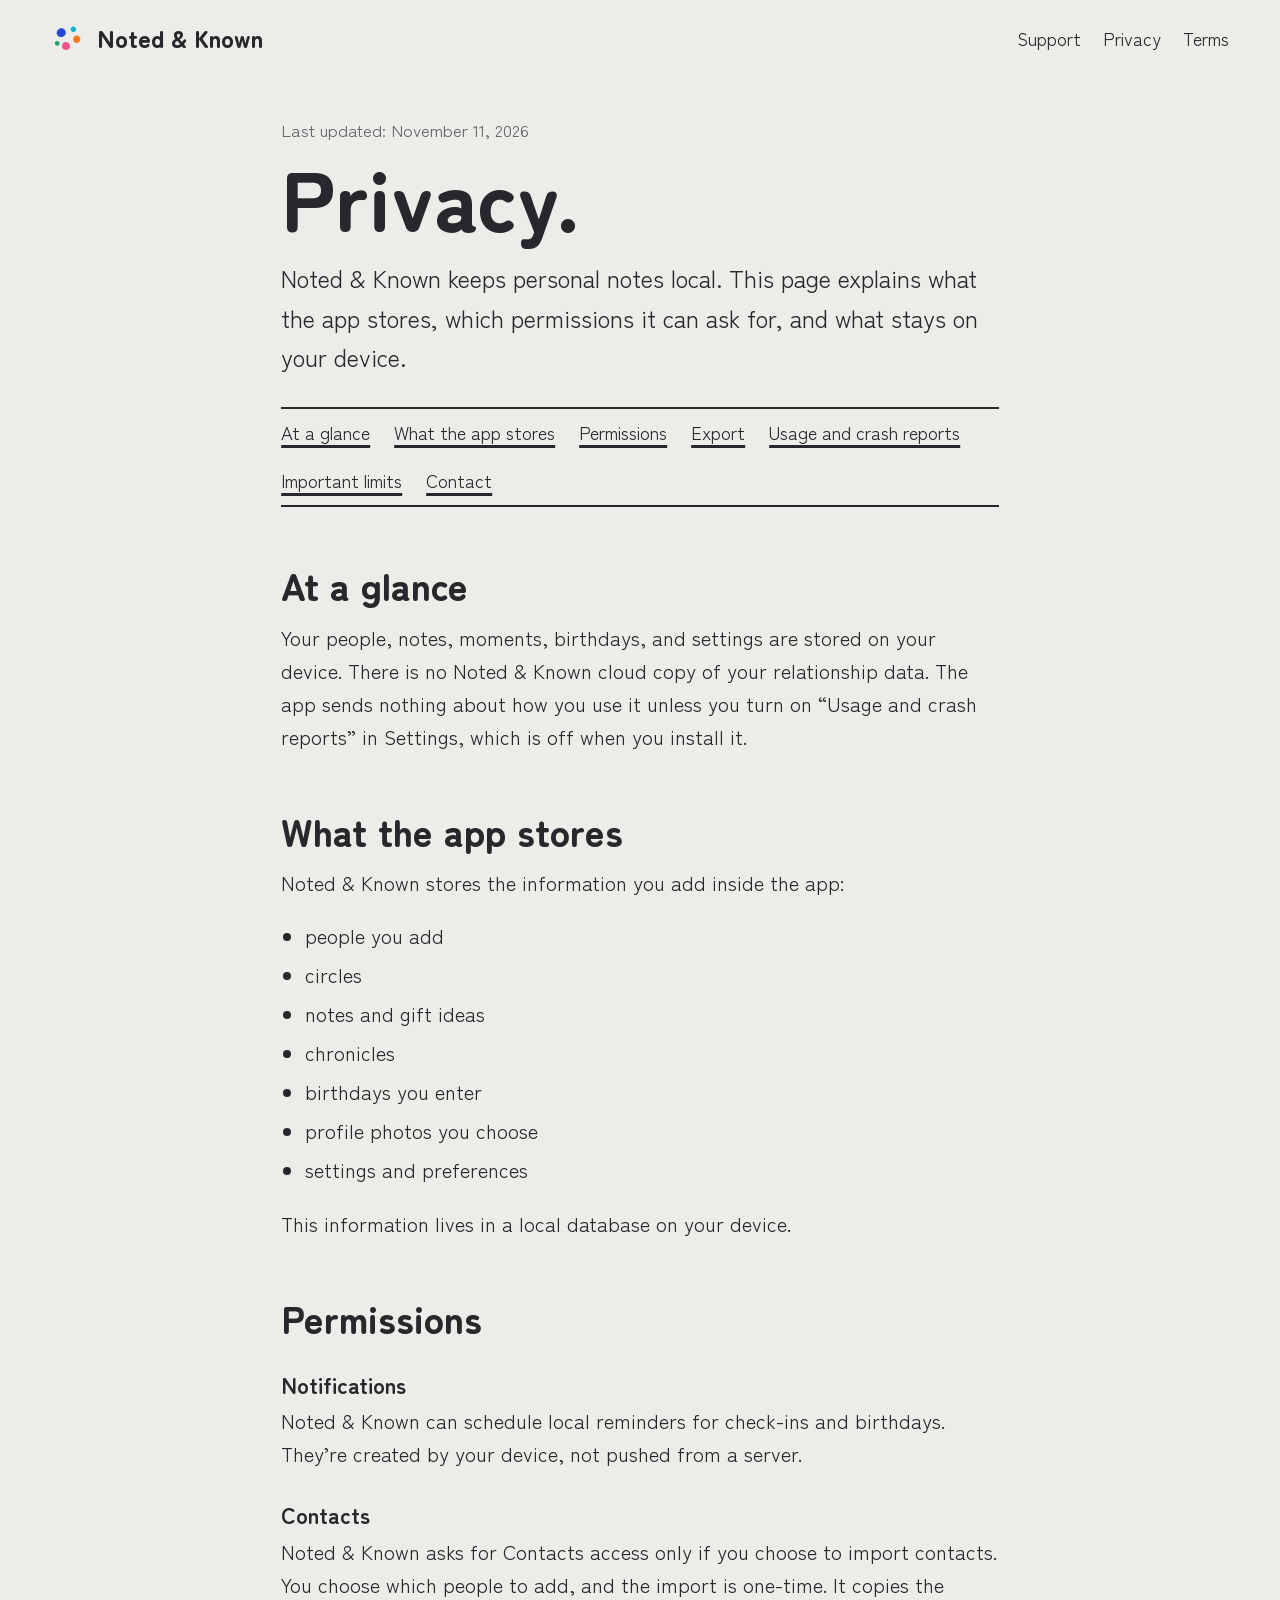
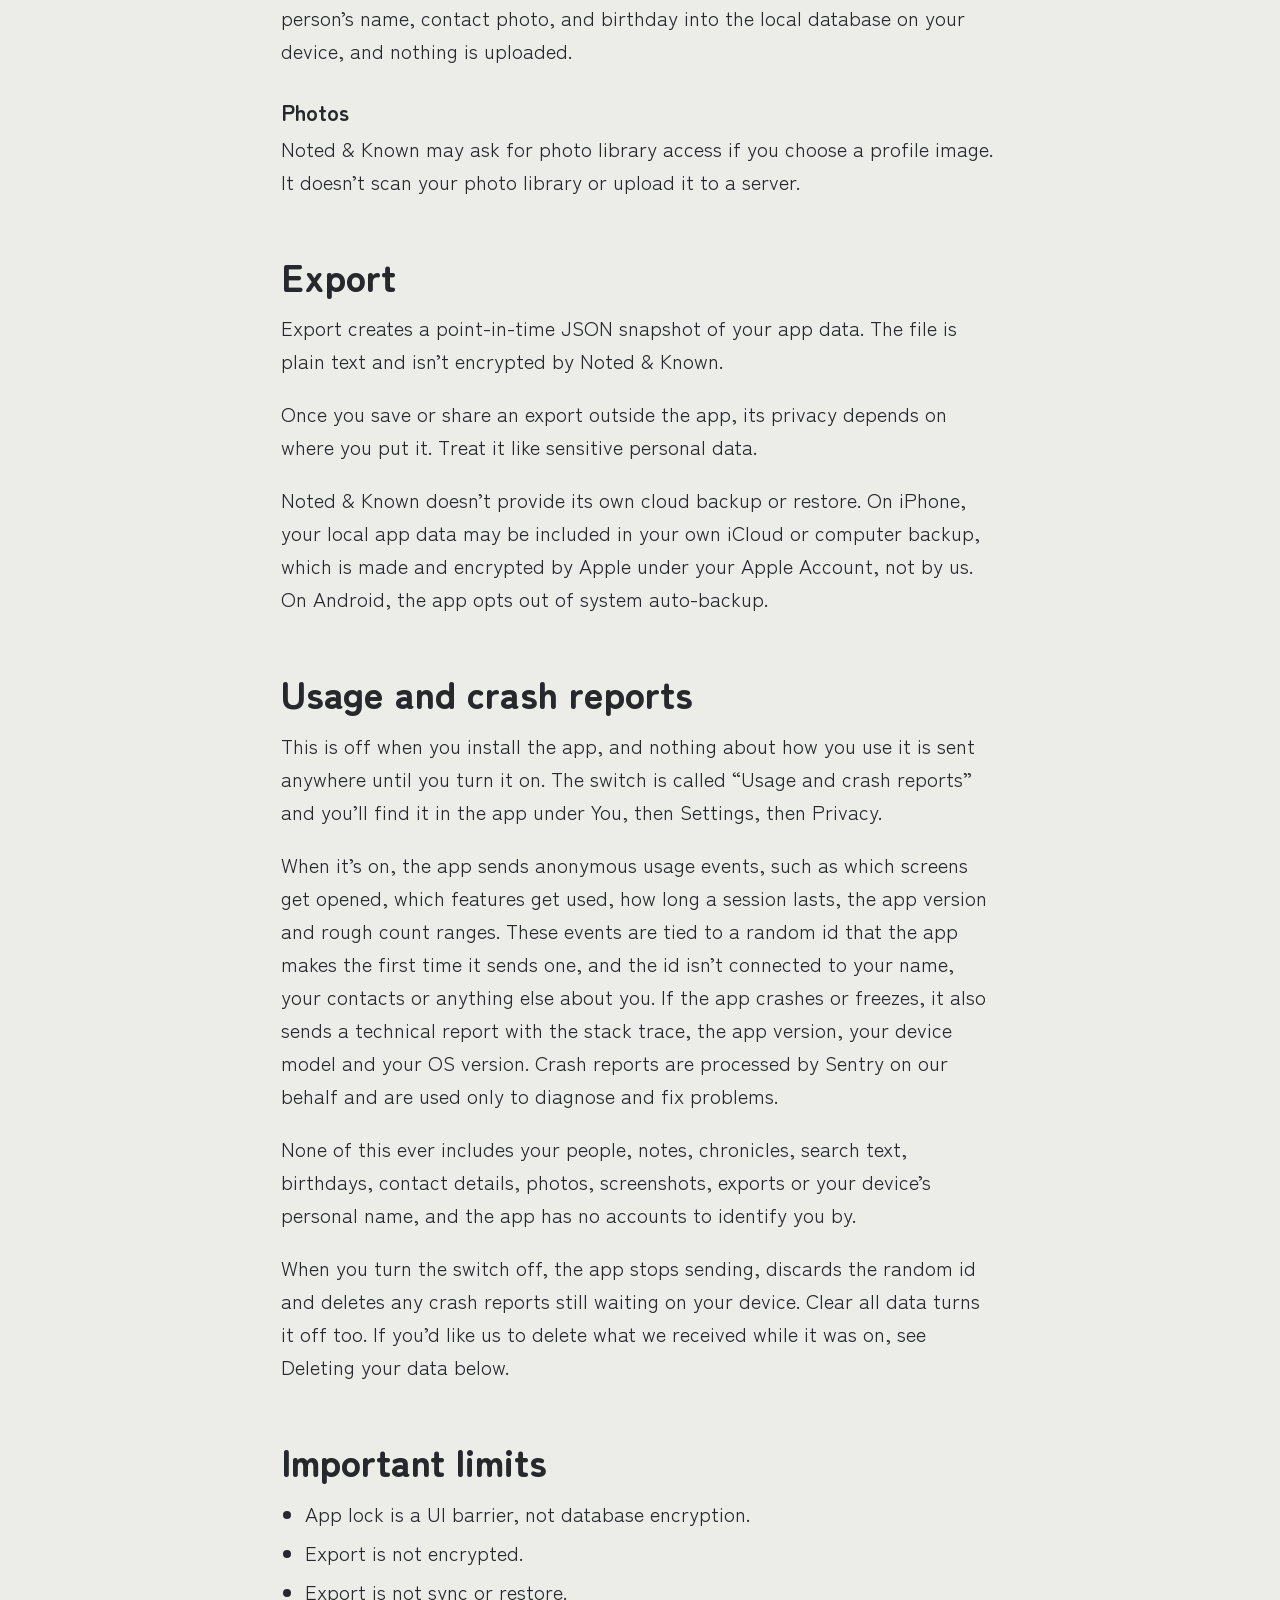
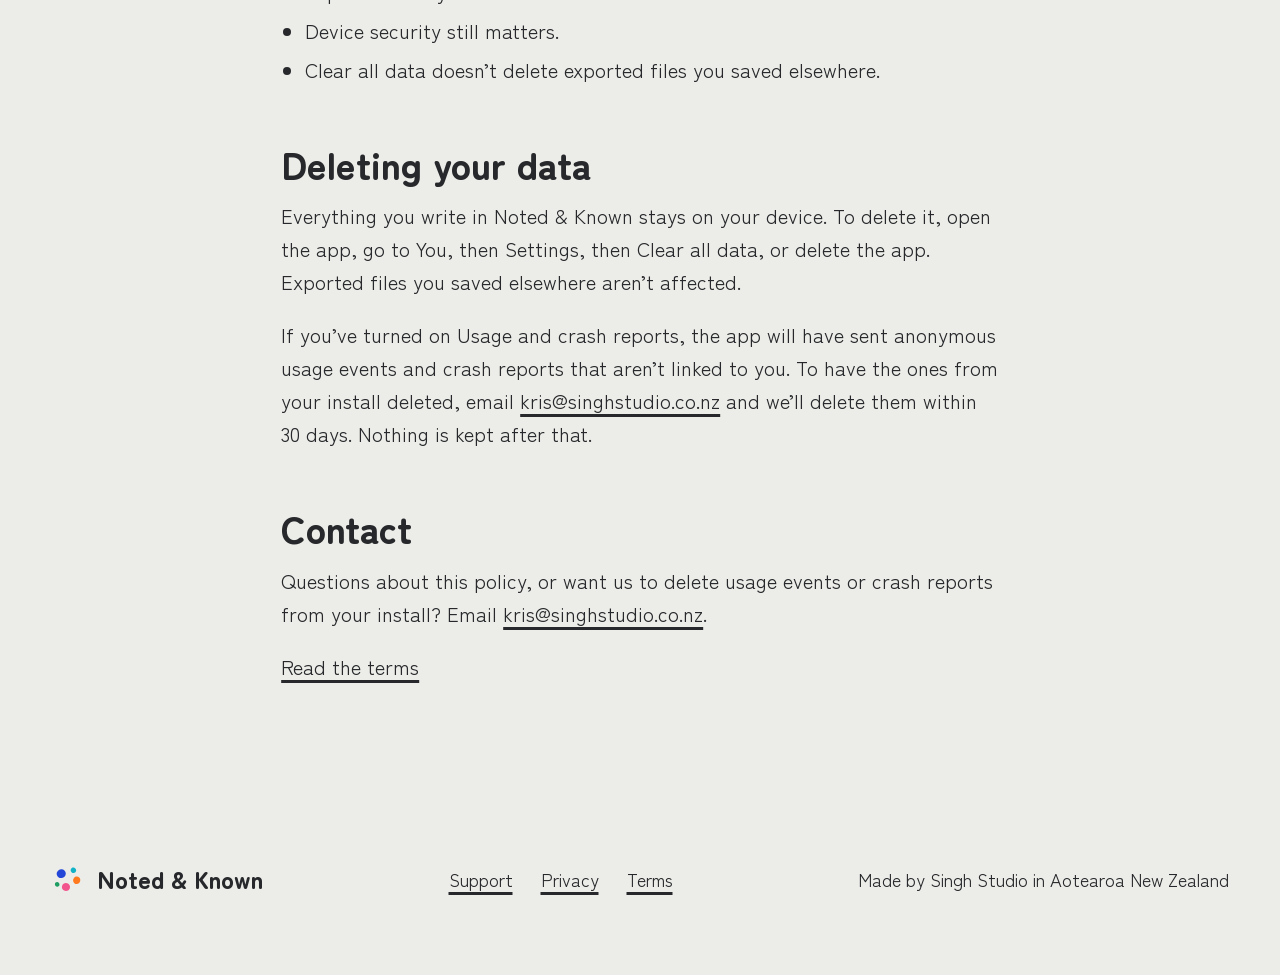
<file: docs/privacy.html>
<!doctype html>
<html lang="en-NZ">
<head>
  <meta charset="utf-8">
  <meta name="viewport" content="width=device-width, initial-scale=1">
  <title>Privacy policy | Noted &amp; Known</title>
  <meta name="description" content="What Noted &amp; Known stores on your device, the permissions it can ask for, and its limits.">
  <link rel="canonical" href="https://notedandknown.app/docs/privacy.html">
  <meta property="og:type" content="website">
  <meta property="og:site_name" content="Noted &amp; Known">
  <meta property="og:title" content="Privacy policy | Noted &amp; Known">
  <meta property="og:description" content="What Noted &amp; Known stores on your device, the permissions it can ask for, and its limits.">
  <meta property="og:url" content="https://notedandknown.app/docs/privacy.html">
  <meta property="og:image" content="https://notedandknown.app/assets/og-image.png">
  <meta property="og:image:width" content="1200">
  <meta property="og:image:height" content="630">
  <meta property="og:image:alt" content="The Noted and Known logo and a phone showing the Home screen.">
  <meta name="theme-color" content="#ECEDE8">
  <link rel="icon" type="image/png" href="../assets/favicon.png">
  <link rel="apple-touch-icon" href="../assets/apple-touch-icon.png">
  <link rel="stylesheet" href="../styles.css">
  <script>document.documentElement.className += ' js';</script>
</head>
<body>
<a class="skip" href="#main">Skip to the content</a>
<header class="top">
  <div class="in">
    <a class="brand" href=".././"><img src="../assets/cut/logo.svg" alt="" width="34" height="34">Noted &amp; Known</a>
    <nav aria-label="Main">
      <a href="../support.html">Support</a>
      <a href="../docs/privacy.html">Privacy</a>
      <a href="../docs/terms.html">Terms</a>
    </nav>
  </div>
</header>
<main id="main" class="doc">
  <div class="in">
    <p class="updated">Last updated: November 11, 2026</p>
    <h1>Privacy.</h1>
    <p class="lede">Noted &amp; Known keeps personal notes local. This page explains what the app stores, which permissions it can ask for, and what stays on your device.</p>
    <ul class="toc"><li><a href="#short">At a glance</a></li><li><a href="#stored">What the app stores</a></li><li><a href="#permissions">Permissions</a></li><li><a href="#export">Export</a></li><li><a href="#usage">Usage and crash reports</a></li><li><a href="#limits">Important limits</a></li><li><a href="#contact">Contact</a></li></ul>

          <section id="short"><h2>At a glance</h2>
            <p>Your people, notes, moments, birthdays, and settings are stored on your device. There is no Noted &amp; Known cloud copy of your relationship data. The app sends nothing about how you use it unless you turn on &ldquo;Usage and crash reports&rdquo; in Settings, which is off when you install it.</p>
          </section>

          <section id="stored">
            <h2>What the app stores</h2>
            <p>Noted &amp; Known stores the information you add inside the app:</p>
            <ul>
              <li>people you add</li>
              <li>circles</li>
              <li>notes and gift ideas</li>
              <li>chronicles</li>
              <li>birthdays you enter</li>
              <li>profile photos you choose</li>
              <li>settings and preferences</li>
            </ul>
            <p>This information lives in a local database on your device.</p>
          </section>

          <section id="permissions">
            <h2>Permissions</h2>
            <h3>Notifications</h3>
            <p>Noted &amp; Known can schedule local reminders for check-ins and birthdays. They&rsquo;re created by your device, not pushed from a server.</p>
            <h3>Contacts</h3>
            <p>Noted &amp; Known asks for Contacts access only if you choose to import contacts. You choose which people to add, and the import is one-time. It copies the person&rsquo;s name, contact photo, and birthday into the local database on your device, and nothing is uploaded.</p>
            <h3>Photos</h3>
            <p>Noted &amp; Known may ask for photo library access if you choose a profile image. It doesn&rsquo;t scan your photo library or upload it to a server.</p>
          </section>

          <section id="export">
            <h2>Export</h2>
            <p>Export creates a point-in-time JSON snapshot of your app data. The file is plain text and isn&rsquo;t encrypted by Noted &amp; Known.</p>
            <p>Once you save or share an export outside the app, its privacy depends on where you put it. Treat it like sensitive personal data.</p>
            <p>Noted &amp; Known doesn&rsquo;t provide its own cloud backup or restore. On iPhone, your local app data may be included in your own iCloud or computer backup, which is made and encrypted by Apple under your Apple Account, not by us. On Android, the app opts out of system auto-backup.</p>
          </section>

          <section id="usage">
            <h2>Usage and crash reports</h2>
            <p>This is off when you install the app, and nothing about how you use it is sent anywhere until you turn it on. The switch is called &ldquo;Usage and crash reports&rdquo; and you&rsquo;ll find it in the app under You, then Settings, then Privacy.</p>
            <p>When it&rsquo;s on, the app sends anonymous usage events, such as which screens get opened, which features get used, how long a session lasts, the app version and rough count ranges. These events are tied to a random id that the app makes the first time it sends one, and the id isn&rsquo;t connected to your name, your contacts or anything else about you. If the app crashes or freezes, it also sends a technical report with the stack trace, the app version, your device model and your OS version. Crash reports are processed by Sentry on our behalf and are used only to diagnose and fix problems.</p>
            <p>None of this ever includes your people, notes, chronicles, search text, birthdays, contact details, photos, screenshots, exports or your device&rsquo;s personal name, and the app has no accounts to identify you by.</p>
            <p>When you turn the switch off, the app stops sending, discards the random id and deletes any crash reports still waiting on your device. Clear all data turns it off too. If you&rsquo;d like us to delete what we received while it was on, see Deleting your data below.</p>
          </section>

          <section id="limits">
            <h2>Important limits</h2>
            <ul>
              <li>App lock is a UI barrier, not database encryption.</li>
              <li>Export is not encrypted.</li>
              <li>Export is not sync or restore.</li>
              <li>Device security still matters.</li>
              <li>Clear all data doesn&rsquo;t delete exported files you saved elsewhere.</li>
            </ul>
          </section>

          <section id="delete">
            <h2>Deleting your data</h2>
            <p>Everything you write in Noted &amp; Known stays on your device. To delete it, open the app, go to You, then Settings, then Clear all data, or delete the app. Exported files you saved elsewhere aren’t affected.</p>
            <p>If you&rsquo;ve turned on Usage and crash reports, the app will have sent anonymous usage events and crash reports that aren’t linked to you. To have the ones from your install deleted, email <a href="mailto:kris@singhstudio.co.nz">kris@singhstudio.co.nz</a> and we’ll delete them within 30 days. Nothing is kept after that.</p>
          </section>

          <section id="contact">
            <h2>Contact</h2>
            <p>Questions about this policy, or want us to delete usage events or crash reports from your install? Email <a href="mailto:kris@singhstudio.co.nz">kris@singhstudio.co.nz</a>.</p>
          </section>

          
        
    <p><a href="terms.html">Read the terms</a></p>
  </div>
</main>
<footer class="foot">
  <div class="in">
    <p class="foot-brand"><a class="brand" href=".././"><img src="../assets/cut/logo.svg" alt="" width="34" height="34">Noted &amp; Known</a></p>
    <nav aria-label="Footer">
      <a href="../support.html">Support</a>
      <a href="../docs/privacy.html">Privacy</a>
      <a href="../docs/terms.html">Terms</a>
    </nav>
    <p class="made">Made by Singh Studio in Aotearoa New Zealand</p>
  </div>
</footer>
<script src="../script.js" defer></script>
</body>
</html>
</file>
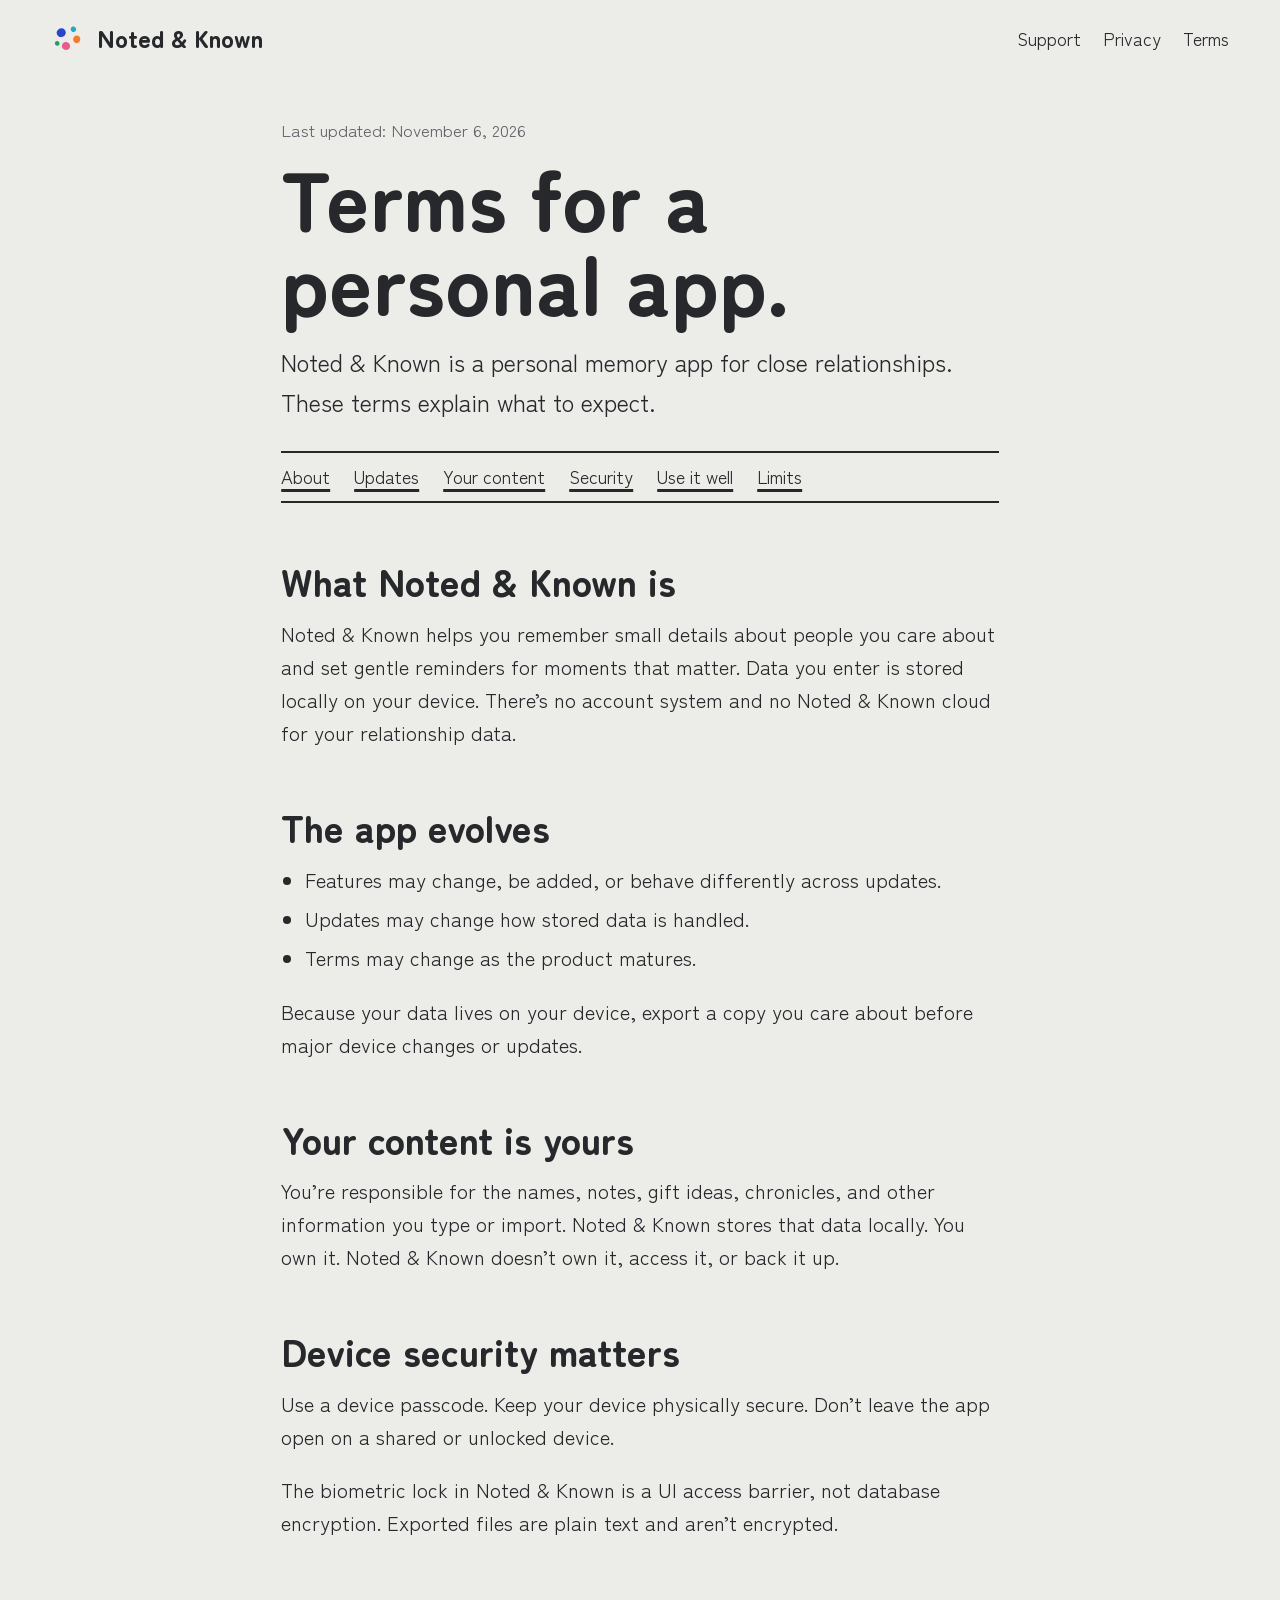
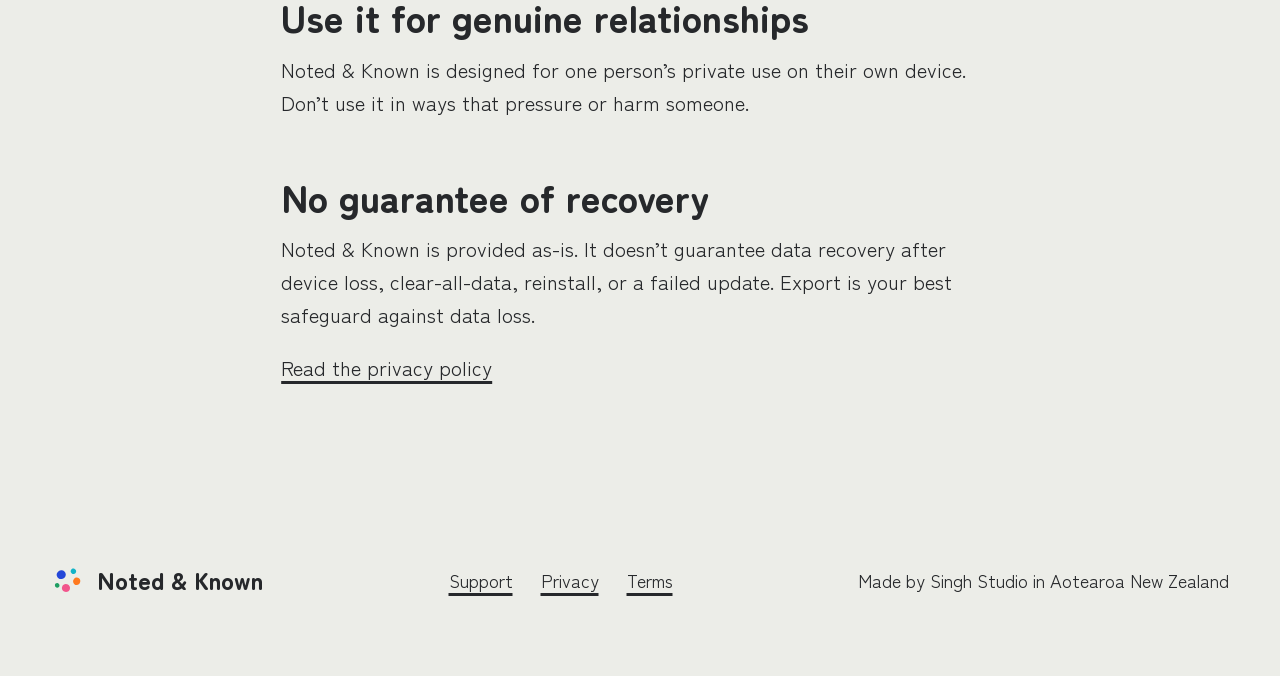
<file: docs/terms.html>
<!doctype html>
<html lang="en-NZ">
<head>
  <meta charset="utf-8">
  <meta name="viewport" content="width=device-width, initial-scale=1">
  <title>Terms of use | Noted &amp; Known</title>
  <meta name="description" content="The terms for using Noted &amp; Known, a personal memory app for close relationships.">
  <link rel="canonical" href="https://notedandknown.app/docs/terms.html">
  <meta property="og:type" content="website">
  <meta property="og:site_name" content="Noted &amp; Known">
  <meta property="og:title" content="Terms of use | Noted &amp; Known">
  <meta property="og:description" content="The terms for using Noted &amp; Known, a personal memory app for close relationships.">
  <meta property="og:url" content="https://notedandknown.app/docs/terms.html">
  <meta property="og:image" content="https://notedandknown.app/assets/og-image.png">
  <meta property="og:image:width" content="1200">
  <meta property="og:image:height" content="630">
  <meta property="og:image:alt" content="The Noted and Known logo and a phone showing the Home screen.">
  <meta name="theme-color" content="#ECEDE8">
  <link rel="icon" type="image/png" href="../assets/favicon.png">
  <link rel="apple-touch-icon" href="../assets/apple-touch-icon.png">
  <link rel="stylesheet" href="../styles.css">
  <script>document.documentElement.className += ' js';</script>
</head>
<body>
<a class="skip" href="#main">Skip to the content</a>
<header class="top">
  <div class="in">
    <a class="brand" href=".././"><img src="../assets/cut/logo.svg" alt="" width="34" height="34">Noted &amp; Known</a>
    <nav aria-label="Main">
      <a href="../support.html">Support</a>
      <a href="../docs/privacy.html">Privacy</a>
      <a href="../docs/terms.html">Terms</a>
    </nav>
  </div>
</header>
<main id="main" class="doc">
  <div class="in">
    <p class="updated">Last updated: November 6, 2026</p>
    <h1>Terms for a personal app.</h1>
    <p class="lede">Noted &amp; Known is a personal memory app for close relationships. These terms explain what to expect.</p>
    <ul class="toc"><li><a href="#what">About</a></li><li><a href="#updates">Updates</a></li><li><a href="#your-content">Your content</a></li><li><a href="#security">Security</a></li><li><a href="#use">Use it well</a></li><li><a href="#limits">Limits</a></li></ul>

          <section id="what">
            <h2>What Noted &amp; Known is</h2>
            <p>Noted &amp; Known helps you remember small details about people you care about and set gentle reminders for moments that matter. Data you enter is stored locally on your device. There&rsquo;s no account system and no Noted &amp; Known cloud for your relationship data.</p>
          </section>
          <section id="updates">
            <h2>The app evolves</h2>
            <ul>
              <li>Features may change, be added, or behave differently across updates.</li>
              <li>Updates may change how stored data is handled.</li>
              <li>Terms may change as the product matures.</li>
            </ul>
            <p>Because your data lives on your device, export a copy you care about before major device changes or updates.</p>
          </section>
          <section id="your-content">
            <h2>Your content is yours</h2>
            <p>You&rsquo;re responsible for the names, notes, gift ideas, chronicles, and other information you type or import. Noted &amp; Known stores that data locally. You own it. Noted &amp; Known doesn&rsquo;t own it, access it, or back it up.</p>
          </section>
          <section id="security">
            <h2>Device security matters</h2>
            <p>Use a device passcode. Keep your device physically secure. Don&rsquo;t leave the app open on a shared or unlocked device.</p>
            <p>The biometric lock in Noted &amp; Known is a UI access barrier, not database encryption. Exported files are plain text and aren&rsquo;t encrypted.</p>
          </section>
          <section id="use">
            <h2>Use it for genuine relationships</h2>
            <p>Noted &amp; Known is designed for one person&rsquo;s private use on their own device. Don&rsquo;t use it in ways that pressure or harm someone.</p>
          </section>
          <section id="limits">
            <h2>No guarantee of recovery</h2>
            <p>Noted &amp; Known is provided as-is. It doesn&rsquo;t guarantee data recovery after device loss, clear-all-data, reinstall, or a failed update. Export is your best safeguard against data loss.</p>
          </section>
          
        
    <p><a href="privacy.html">Read the privacy policy</a></p>
  </div>
</main>
<footer class="foot">
  <div class="in">
    <p class="foot-brand"><a class="brand" href=".././"><img src="../assets/cut/logo.svg" alt="" width="34" height="34">Noted &amp; Known</a></p>
    <nav aria-label="Footer">
      <a href="../support.html">Support</a>
      <a href="../docs/privacy.html">Privacy</a>
      <a href="../docs/terms.html">Terms</a>
    </nav>
    <p class="made">Made by Singh Studio in Aotearoa New Zealand</p>
  </div>
</footer>
<script src="../script.js" defer></script>
</body>
</html>
</file>
<file: styles.css>
/* Noted & Known site. Colours are the app's (src/styles/theme.ts, Graph Paper light).
   Highlight yellow means look here. Ink is what you press. Each of the five kind colours is used
   only for its own kind of note (and the logo's dots). No gradients, glass or shadows.
   Stop motion (8 frames a second, no easing) is for arrivals. Anything you press or move between
   (links, buttons, the FAQ) uses one smooth ease-in-out. */

@font-face { font-family: "Zen Maru Gothic"; font-weight: 700; font-display: swap; src: url("assets/fonts/ZenMaruGothic-Bold.woff2") format("woff2"); }
@font-face { font-family: "Zen Maru Gothic"; font-weight: 900; font-display: swap; src: url("assets/fonts/ZenMaruGothic-Black.woff2") format("woff2"); }
@font-face { font-family: "Zen Kaku Gothic New"; font-weight: 400; font-display: swap; src: url("assets/fonts/ZenKakuGothicNew-Regular.woff2") format("woff2"); }
@font-face { font-family: "Zen Kaku Gothic New"; font-weight: 500; font-display: swap; src: url("assets/fonts/ZenKakuGothicNew-Medium.woff2") format("woff2"); }

:root {
  --paper: #ECEDE8;
  --white: #FFFFFF;
  --ink: #26282B;
  --dk: #101318;
  --mid: #5F6368;
  --rule: #C9CCC6;
  --hi: #FFC91F;
  --display: "Zen Maru Gothic", "Hiragino Maru Gothic ProN", system-ui, sans-serif;
  --text: "Zen Kaku Gothic New", "Hiragino Sans", system-ui, -apple-system, "Segoe UI", sans-serif;
  --gutter: max(16px, env(safe-area-inset-left));
  --smooth: 0.28s ease-in-out;
}

@supports (height: 1svh) { html { --svh: 1svh; } }
* { box-sizing: border-box; }
html { --svh: 1vh; scroll-behavior: smooth; -webkit-text-size-adjust: 100%; }
body {
  margin: 0;
  background-color: var(--paper);
  color: var(--ink);
  font-family: var(--text);
  font-size: 19px;
  line-height: 1.6;
  overflow-x: hidden;
}
img { max-width: 100%; height: auto; display: block; }
a { color: inherit; text-decoration-thickness: 3px; text-underline-offset: 5px; text-decoration-color: currentColor; transition: text-decoration-color var(--smooth), color var(--smooth); }
a:hover { text-decoration-color: var(--hi); }
:focus-visible { outline: 4px solid currentColor; outline-offset: 4px; }
.skip { position: absolute; left: 16px; top: -80px; background: var(--dk); color: #fff; padding: 12px 18px; z-index: 50; }
.skip:focus { top: 8px; }
h1, h2, h3, p, ul { margin-top: 0; }

.in { max-width: 1440px; margin-inline: auto; padding-inline: max(16px, 4vw); }

/* ---------- type ---------- */
.d1, .d2, .d3, h3 { font-family: var(--display); margin-bottom: 0; }
.d1 { font-weight: 900; font-size: clamp(56px, 13vw, 200px); line-height: 0.92; letter-spacing: -0.01em; }
.d2 { font-weight: 900; font-size: clamp(40px, 8vw, 110px); line-height: 1; letter-spacing: -0.005em; }
.d3 { font-weight: 700; font-size: clamp(28px, 3.6vw, 46px); line-height: 1.15; }
.ln { white-space: nowrap; }
.big { font-size: 19px; line-height: 1.55; max-width: 34em; margin: 0 0 1em; }
@media (min-width: 900px) { body { font-size: 21px; } .big, .plain li, .limits li, .limits p, .faq details p, .kextra { font-size: 22px; } }
.lede { font-size: clamp(22px, 2.3vw, 32px); line-height: 1.45; max-width: 26em; margin: 0 0 1em; }
.fine { font-size: 20px; margin: 0; }

/* ---------- sections, hand-cut edges ---------- */
.sec { position: relative; z-index: 1; background: var(--c); color: var(--on); overflow-x: clip; }
.paper { background-image: radial-gradient(circle, rgba(201, 204, 198, 0.75) 1px, transparent 1.4px); background-size: 14px 14px; }
.edge { position: absolute; left: 0; top: 1px; width: 100%; height: clamp(22px, 3.2vw, 48px); transform: translateY(-100%); z-index: 5; pointer-events: none; fill: var(--c); display: block; }
.edge .e1, .edge .e2 { opacity: 0; }
.edge .e3 { opacity: 1; }
.sec > .in, .sec > .tiles { position: relative; z-index: 2; }

/* ---------- stop motion: 8 frames a second, steps(1) on every keyframe, no easing ---------- */
.pop { transform: rotate(var(--tilt, 0deg)); }
.js .pop { opacity: 0; }
.js .is-in .pop, .js .is-in.pop { animation: pop 0.5s steps(1, end) var(--d, 0s) both; }
@keyframes pop {
  0% { opacity: 0; transform: translate(var(--dx, 0px), var(--dy, 28px)) rotate(calc(var(--tilt, 0deg) - 8deg)); }
  25% { opacity: 1; transform: translate(calc(var(--dx, 0px) * 0.55), calc(var(--dy, 28px) * 0.55)) rotate(calc(var(--tilt, 0deg) + 4deg)); }
  50% { opacity: 1; transform: translate(calc(var(--dx, 0px) * 0.2), calc(var(--dy, 28px) * 0.2)) rotate(calc(var(--tilt, 0deg) - 2.5deg)); }
  75% { opacity: 1; transform: rotate(calc(var(--tilt, 0deg) + 1.2deg)); }
  100% { opacity: 1; transform: rotate(var(--tilt, 0deg)); }
}
.w { display: inline-block; }
.js .w { opacity: 0; }
.js .is-in .w { animation: chunk 0.25s steps(1, end) calc(var(--n, 0) * 125ms + var(--wd, 0s)) both; }
@keyframes chunk {
  0% { opacity: 0; transform: translateY(0.2em) rotate(-4deg); }
  50% { opacity: 1; transform: translateY(0.06em) rotate(1.5deg); }
  100% { opacity: 1; transform: none; }
}
.js .is-in .edge .e1 { animation: ea 0.375s steps(1, end) both; }
.js .is-in .edge .e2 { animation: eb 0.375s steps(1, end) both; }
.js .is-in .edge .e3 { animation: ec 0.375s steps(1, end) both; }
@keyframes ea { 0% { opacity: 1; } 34% { opacity: 0; } 100% { opacity: 0; } }
@keyframes eb { 0% { opacity: 0; } 34% { opacity: 1; } 67% { opacity: 0; } 100% { opacity: 0; } }
@keyframes ec { 0% { opacity: 0; } 67% { opacity: 1; } 100% { opacity: 1; } }


/* the logo's dots drop in one after another */
.js .mark path { opacity: 0; }
.js .is-in .mark path { animation: dot 0.5s steps(1, end) calc(var(--i, 0) * 125ms) both; }
.mark g:nth-child(2) path { --i: 1; } .mark g:nth-child(3) path { --i: 2; } .mark g:nth-child(4) path { --i: 3; } .mark g:nth-child(5) path { --i: 4; }
@keyframes dot {
  0% { opacity: 0; transform: translateY(-120px); }
  25% { opacity: 1; transform: translateY(-60px); }
  50% { transform: translateY(14px); }
  75% { transform: translateY(-8px); }
  100% { opacity: 1; transform: none; }
}
html.static .mark path { opacity: 1 !important; animation: none !important; }

/* shapes: three hand-cuts, swapped frame by frame when they arrive */
.shape { display: block; position: absolute; pointer-events: none; }
.shape path { fill: var(--sf, #fff); }
.shape .v1, .shape .v2 { opacity: 0; }
.js .is-in .shape .v1 { animation: ea 0.375s steps(1, end) both; }
.js .is-in .shape .v2 { animation: eb 0.375s steps(1, end) both; }
.js .is-in .shape .v3 { animation: ec 0.375s steps(1, end) both; }

/* ---------- phones: real screens at real proportions ---------- */
.phone { margin: 0; position: relative; border: 3px solid var(--dk); background: var(--paper); overflow: hidden; }
.phone img { width: 100%; height: auto; }
.phone.full { aspect-ratio: 1179 / 2556; border-radius: 14% / 6.5%; }
/* A cropped phone ends on a hand-cut edge, placed in the blank between two rows (--crop is the fraction of the screen shown). */
.phone.crop {
  aspect-ratio: calc(1179 / (2556 * var(--crop)));
  border-bottom: 0;
  border-radius: 14% 14% 0 0 / 6.5% 6.5% 0 0;
  clip-path: polygon(0 0, 100% 0, 100% calc(100% - 7px), 80% calc(100% - 1px), 56% calc(100% - 8px), 30% calc(100% - 2px), 0 calc(100% - 7px));
}

/* ---------- header, footer ---------- */
.top { padding-block: 14px; position: relative; z-index: 6; }
.top .in { display: flex; align-items: center; justify-content: space-between; gap: 8px 24px; flex-wrap: wrap; }
.brand { display: inline-flex; align-items: center; gap: 12px; font: 900 24px/1 var(--display); text-decoration: none; min-height: 48px; }
.brand img { width: 34px; height: 34px; }
.top nav { display: flex; gap: 0 22px; flex-wrap: wrap; font-size: 18px; }
.top nav a { display: inline-flex; align-items: center; min-height: 48px; text-decoration: none; }
.top nav a:hover { text-decoration: underline; text-decoration-color: var(--hi); text-decoration-thickness: 3px; text-underline-offset: 6px; }
@media (max-width: 640px) { .top nav a:nth-child(n+4) { display: none; } }
.foot { position: relative; background: var(--paper); padding-block: 56px 72px; font-size: 18px; }
.foot .in { display: flex; flex-wrap: wrap; gap: 20px 48px; align-items: center; justify-content: space-between; }
.foot p { margin: 0; }
.foot .marks { flex-basis: 100%; font-size: 14px; line-height: 1.5; color: var(--mid); max-width: 52em; }
.foot nav { display: flex; gap: 0 28px; flex-wrap: wrap; }
.foot nav a { display: inline-flex; min-height: 48px; align-items: center; }

/* ---------- 1. hero ---------- */
.hero { min-height: calc(var(--svh) * 100); padding-block: clamp(20px, 3vw, 40px) clamp(48px, 5vw, 72px); display: flex; align-items: center; }
.hero-grid { --hg: clamp(32px, 5vw, 64px); display: grid; gap: var(--hg); align-items: center; width: 100%; }
@media (min-width: 900px) { .hero-grid { grid-template-columns: minmax(0, 1.25fr) minmax(0, 0.75fr); } }
.hero-text { position: relative; z-index: 3; }
.hero .mark { width: clamp(72px, 9vw, 130px); height: auto; margin-bottom: clamp(12px, 2vw, 24px); display: block; }
.hero h1 { margin-bottom: clamp(20px, 3vw, 36px); }
.store { margin: clamp(24px, 3vw, 40px) 0 14px; font: 900 clamp(26px, 3.4vw, 46px)/1.15 var(--display); display: inline-block; background: #fff; color: var(--dk); padding: 0.45em 0.8em; border-radius: 14px 5px 16px 6px; transform: rotate(-1.2deg); }
.hero-art { position: relative; justify-self: center; width: min(76vw, calc(var(--svh) * 40), 400px, 100%); }
@media (min-width: 900px) { .hero-art { width: min(36vw, calc(var(--svh) * 40), 470px, 100%); justify-self: center; } }
.hero-phone { width: 100%; --dy: 70px; --d: 0.25s; }
.hshape { z-index: 0; }
.h1s { --sf: #fff; width: 135%; aspect-ratio: 1; left: max(-36%, calc(28px - var(--hg))); top: 16%; --d: 0.1s; }
.h2s { --sf: var(--dk); width: 52%; aspect-ratio: 1; right: -24%; top: -10%; --d: 0.4s; }
.hero-phone { z-index: 1; }
.slab { position: absolute; z-index: 2; left: max(-30%, calc(10px - var(--hg))); bottom: 14%; background: #fff; color: var(--dk); padding: 0.4em 0.7em 0.5em; border-radius: 14px 5px 18px 6px; --d: 1.05s; --dy: -30px; }
.slab b { display: block; font: 900 clamp(34px, 5vw, 70px)/1 var(--display); }
.slab span { display: block; font-size: clamp(16px, 1.4vw, 19px); }
.faceb { position: absolute; z-index: 2; right: -22%; bottom: 34%; width: 38%; aspect-ratio: 1; --d: 0.85s; --dx: 30px; --dy: 40px; }
.faceb .shape { position: absolute; inset: 0; width: 100%; height: 100%; --sf: #fff; }
.faceb b { position: absolute; inset: 0; display: flex; align-items: center; justify-content: center; font: 700 clamp(40px, 5vw, 76px)/1 var(--display); color: var(--ink); }
@media (max-width: 899px) { .slab { left: -6%; } .faceb { right: -8%; } .h2s { right: -8%; top: -2%; } }

/* ---------- store badges: --bh is the visible badge height. The Google PNG has 41/250 of padding on every side, so it is drawn larger and pulled back. ---------- */
.stores { --bh: 52px; display: flex; flex-wrap: wrap; align-items: flex-start; gap: 18px 24px; margin: clamp(24px, 3vw, 40px) 0 14px; }
.store-item { display: flex; flex-direction: column; align-items: flex-start; gap: 8px; }
.badge { display: block; height: var(--bh); line-height: 0; border-radius: 9px; }
.badge img { height: var(--bh); width: auto; max-width: none; }
.badge img.gp { height: calc(var(--bh) * 250 / 168); margin: calc(var(--bh) * -41 / 168); }
a.badge:focus-visible { outline: 4px solid var(--dk); outline-offset: 4px; }
.badge.is-off { opacity: 0.45; }
.soon { font: 500 17px/1.2 var(--text); }

/* ---------- 2. why ---------- */
.why { padding-block: clamp(80px, 11vw, 170px); }
.why-grid { display: grid; gap: clamp(32px, 6vw, 96px); align-items: center; }
@media (min-width: 900px) { .why-grid { grid-template-columns: minmax(0, 1.3fr) minmax(0, 0.7fr); } }
.why .d2 { margin-bottom: clamp(24px, 3vw, 44px); }
.five { margin-top: clamp(28px, 4vw, 56px); font-weight: 500; }
.dots { display: flex; gap: clamp(10px, 2vw, 22px); margin-top: 8px; }
.dots i { position: relative; display: block; width: clamp(44px, 8vw, 96px); aspect-ratio: 1; }
.dots .shape { position: absolute; inset: 0; width: 100%; height: 100%; --sf: var(--k); }
.dots i:nth-child(1) .shape { transform: rotate(0deg); } .dots i:nth-child(2) .shape { transform: rotate(-8deg); } .dots i:nth-child(3) .shape { transform: rotate(6deg); }
.dots i:nth-child(4) .shape { transform: rotate(-4deg); } .dots i:nth-child(5) .shape { transform: rotate(10deg); }
.why-art { display: flex; justify-content: center; }
.why-art .phone { width: min(88vw, 430px); --dy: 60px; }

/* ---------- 3 to 7. the five kinds ---------- */
.kind { min-height: calc(var(--svh) * 100); display: flex; align-items: center; padding-block: clamp(90px, 11vw, 170px); }
.kgrid { display: grid; gap: clamp(32px, 5vw, 80px); align-items: center; width: 100%; position: relative; z-index: 2; }
@media (min-width: 900px) {
  .k--r .kgrid { grid-template-columns: minmax(0, 1.2fr) minmax(0, 0.8fr); }
  .k--l .kgrid { grid-template-columns: minmax(0, 0.8fr) minmax(0, 1.2fr); }
  .k--l .kphone { order: -1; }
}
.kicker { font: 500 clamp(20px, 2vw, 28px)/1.3 var(--text); margin: 0 0 0.3em; }
.kname { font: 900 clamp(46px, 12vw, 176px)/0.95 var(--display); margin: 0 0 0.18em; letter-spacing: -0.01em; }
@media (min-width: 900px) { .kname { font-size: clamp(76px, 8.6vw, 132px); } }
.knote { margin: 0 0 0.6em; }
.knote q { font: 700 clamp(26px, 4vw, 56px)/1.18 var(--display); quotes: "\201C" "\201D"; display: block; max-width: 20em; }
.kextra { font-size: 19px; line-height: 1.5; max-width: 28em; margin: 0; }
.kphone { display: flex; justify-content: center; }
.stage { width: min(80vw, calc(var(--svh) * 38.5), 480px); aspect-ratio: 356 / 776; border: 3px solid var(--dk); border-radius: 14% / 6.4%; overflow: hidden; background: var(--c); }
.stage svg { display: block; width: 100%; height: 100%; }
.kshape { z-index: 0; --sf: var(--lt); width: clamp(320px, 52vw, 820px); aspect-ratio: 1; right: -12vw; bottom: -8%; }
.k--l .kshape { right: auto; left: -14vw; top: -4%; bottom: auto; }
.k--c .kgrid { text-align: center; justify-items: center; }
.k--c .knote q, .k--c .kextra { margin-inline: auto; }
.k--c .kshape { right: auto; left: 50%; margin-left: calc(clamp(320px, 52vw, 820px) / -2); bottom: -30%; }
.k--c .kphone { margin-bottom: calc(-1 * clamp(110px, 13vw, 200px)); }
.k--c { padding-bottom: clamp(60px, 8vw, 120px); }
@media (max-width: 899px) { .kshape { right: -40vw; bottom: -4%; } .k--l .kshape { left: -40vw; top: auto; bottom: -4%; } }

/* ---------- shared: two-column moments with a giant phone ---------- */
.hd { margin-bottom: clamp(20px, 3vw, 40px); }
.two { --tg: clamp(32px, 6vw, 96px); display: grid; gap: var(--tg); align-items: center; }
.two .d1 { font-size: clamp(48px, 8.4vw, 124px); }
@media (min-width: 900px) { .two { grid-template-columns: minmax(0, 1.1fr) minmax(0, 0.9fr); } .two-flip { grid-template-columns: minmax(0, 0.9fr) minmax(0, 1.1fr); } .two-flip .two-art { order: -1; } }
@media (max-width: 899px) { .two-flip .two-art { order: 2; } }
.two-art { display: flex; justify-content: center; position: relative; }
/* --k is the width, in 1% of viewport height, that makes the visible part of that crop about 88% of the viewport on desktop */
.giant { width: min(90vw, 460px); --dy: 70px; }
@media (min-width: 900px) { .giant { width: min(calc(var(--svh) * var(--k, 50)), 42vw); } }

/* ---------- 8. a person's page: ink ---------- */
.person { padding-top: clamp(90px, 11vw, 170px); padding-bottom: clamp(64px, 8vw, 120px); }
.pshape { z-index: 0; }
.ps1 { --sf: #33373E; width: clamp(300px, 50vw, 760px); aspect-ratio: 1; right: -10vw; top: 10%; }
.ps2 { --sf: #EDEEEA; width: clamp(60px, 9vw, 140px); aspect-ratio: 1; left: 6vw; bottom: 12%; --d: 0.4s; }
.ps3 { --sf: #3A3D42; width: clamp(120px, 18vw, 280px); aspect-ratio: 1; left: -4vw; top: 6%; --d: 0.2s; }
.person .in { position: relative; z-index: 2; }

/* ---------- 9. your week (Home): paper, the phone holds the screen ---------- */
.week { padding-block: clamp(90px, 11vw, 170px); }
.wshape { --sf: #C9CCC6; width: clamp(300px, 48vw, 760px); aspect-ratio: 1; left: -8vw; top: 6%; z-index: 0; }

/* ---------- 10. the Chronicle: white, with dated slips ---------- */
.chron { padding-block: clamp(90px, 11vw, 170px); }
.slip { position: absolute; z-index: 3; margin: 0; background: var(--paper); color: var(--dk); padding: 16px 22px 18px; border-radius: 6px 16px 8px 14px; display: grid; gap: 4px; width: max-content; max-width: 250px; }
.slip i { position: absolute; top: -7px; right: 18px; width: 18px; height: 18px; background: #FF7A1F; border-radius: 3px 6px 3px 5px; }
.slip span { font: 500 17px/1 var(--text); color: var(--mid); }
.slip b { font: 700 21px/1.2 var(--display); }
.s1 { left: max(-14%, calc(14px - var(--tg))); top: 10%; --dx: -40px; --dy: 0px; } .s2 { left: max(-20%, calc(14px - var(--tg))); top: 44%; --dx: -40px; --dy: 0px; } .s3 { left: max(-10%, calc(14px - var(--tg))); top: 76%; --dx: -40px; --dy: 0px; }
@media (max-width: 899px) { .s1 { left: -2%; } .s2 { left: -2%; } .s3 { left: -2%; } .slip b { font-size: 18px; } .slip { padding: 12px 16px 14px; max-width: 210px; } }

/* ---------- 11. skins: six solid tiles, edge to edge ---------- */
.skins { padding-top: clamp(90px, 11vw, 170px); padding-bottom: 0; }
.skins-p { max-width: 32em; margin-bottom: clamp(32px, 5vw, 64px); }
.tiles { list-style: none; margin: 0; padding: 0; display: grid; grid-template-columns: 1fr; position: relative; z-index: 2; }
.tile { background: var(--hi); color: #26282B; overflow: hidden; display: flex; flex-direction: column; align-items: center; padding: clamp(40px, 5vw, 88px) 16px 0; }
.tn { order: -1; margin: 0 0 clamp(24px, 3vw, 48px); text-align: center; }
.tn b { display: block; font: 900 clamp(44px, 6.6vw, 108px)/1.2 var(--display); }
.tn span { display: block; margin-top: 8px; font: 500 20px/1.2 var(--text); }
.tile .phone { width: min(84vw, 380px); }
.tile-copy { width: 100%; max-width: 620px; display: flex; flex-direction: column; align-items: center; margin-bottom: clamp(32px, 5vw, 56px); }
.more-h { margin: 0 0 16px; font: 700 clamp(20px, 2vw, 26px)/1.25 var(--display); text-align: center; }
.chips { list-style: none; margin: 0; padding: 0; max-width: 440px; display: flex; flex-wrap: wrap; gap: 10px; justify-content: center; }
.chips button { display: inline-flex; align-items: center; gap: 10px; min-height: 44px; padding: 10px 16px 10px 12px; border: 0; background: #FFFFFF; color: #26282B; border-radius: 9px 14px 8px 13px; font: 500 clamp(17px, 1.5vw, 20px)/1.2 var(--text); cursor: pointer; transition: background-color 0.24s ease-in-out, color 0.24s ease-in-out; }
.chips button[aria-pressed="true"] { background: #26282B; color: #FFFFFF; }
.chips button:focus-visible { outline: 4px solid #26282B; outline-offset: 3px; }
.tp img { transition: opacity 0.24s ease-in-out; }
.tp img.is-out { opacity: 0; }
html.static .tp img { transition: none; }
.chips i { width: 20px; height: 20px; background: var(--s); border-radius: 52% 44% 56% 42%; box-shadow: inset 0 0 0 1px rgba(38, 40, 43, 0.14); }
@media (min-width: 900px) {
  .tile { flex-direction: row; justify-content: center; align-items: flex-end; gap: clamp(40px, 6vw, 110px); padding: clamp(64px, 6vw, 110px) clamp(32px, 5vw, 80px) 0; }
  .tile-copy { flex: 0 1 620px; align-items: flex-start; align-self: center; margin-bottom: clamp(64px, 6vw, 110px); }
  .tile .tn { text-align: left; }
  .more-h { text-align: left; }
  .chips { justify-content: flex-start; }
  .tile .phone { flex: 0 0 auto; width: min(38vw, 560px); }
}
.js .chips li { opacity: 0; }
.js .tile.is-in .chips li { animation: pop 0.5s steps(1, end) calc(0.35s + var(--i) * 0.125s) both; }
.js .tile.cut { opacity: 0; }
.js .tile.cut.is-in { animation: slideup 0.5s steps(1, end) both; }
@keyframes slideup { 0% { opacity: 0; transform: translateY(90px); } 25% { opacity: 1; transform: translateY(56px); } 50% { opacity: 1; transform: translateY(26px); } 75% { opacity: 1; transform: translateY(8px); } 100% { opacity: 1; transform: none; } }
.js .tile .phone { opacity: 0; }
.js .tile.is-in .phone { animation: pop 0.5s steps(1, end) 0.25s both; }

/* ---------- 12. privacy: ink ---------- */
.privacy { padding-top: clamp(90px, 11vw, 170px); padding-bottom: clamp(80px, 9vw, 140px); }
.prshape { --sf: #33373E; width: clamp(260px, 40vw, 620px); aspect-ratio: 1; right: -8vw; top: 4%; z-index: 0; }
.privacy .d1 { max-width: 11em; }
.lead { max-width: 34em; margin: clamp(24px, 3vw, 44px) 0 0; }
.priv-cols { display: grid; gap: clamp(32px, 5vw, 80px); margin-top: clamp(32px, 4vw, 56px); }
@media (min-width: 900px) { .priv-cols { grid-template-columns: minmax(0, 1fr) minmax(0, 1fr); align-items: start; } }
.plain { list-style: none; margin: 0; padding: 0; max-width: 40em; }
.plain li { padding: 18px 0; border-top: 2px solid currentColor; font-size: 19px; line-height: 1.5; }
.plain li:last-child { border-bottom: 2px solid currentColor; }
.limits { background: #fff; color: var(--dk); padding: clamp(26px, 3vw, 48px); border-radius: 8px 26px 6px 22px; }
.limits h3 { font: 900 clamp(30px, 3.2vw, 46px)/1.1 var(--display); margin: 0 0 18px; }
.limits ul { padding-left: 22px; margin: 0 0 18px; }
.limits li { font-size: 19px; line-height: 1.5; margin-bottom: 12px; }
.limits p { margin: 0; font-size: 19px; line-height: 1.5; }
.pphone { width: min(78vw, 380px); margin: clamp(32px, 4vw, 64px) auto 0; }

/* ---------- 13. price: two big slabs ---------- */
.price { padding-block: clamp(90px, 11vw, 170px); }
.slabs { display: grid; gap: clamp(20px, 3vw, 40px); margin-top: clamp(32px, 5vw, 64px); }
@media (min-width: 800px) { .slabs { grid-template-columns: 1fr 1fr; } }
.tier { padding: clamp(28px, 4vw, 72px); color: var(--dk); display: flex; flex-direction: column; gap: clamp(16px, 2vw, 28px); min-height: clamp(380px, calc(var(--svh) * 62), 760px); }
.tier-label { font: 500 clamp(18px, 1.6vw, 22px)/1.2 var(--text); margin: 0; }
.tier-h { font: 900 clamp(42px, 6.2vw, 96px)/1 var(--display); margin: 0; flex: 1; }
.tier .big { margin: 0; }
.tier-free { background: var(--paper); border-radius: 22px 6px 26px 8px; }
.tier-full { background: var(--hi); border-radius: 8px 26px 6px 22px; }

/* ---------- 14. questions ---------- */
.faq { padding-block: clamp(90px, 11vw, 170px); }
.faq-list { margin-top: clamp(32px, 5vw, 64px); max-width: 1040px; }
.faq details { border-top: 2px solid var(--ink); }
.faq details:last-child { border-bottom: 2px solid var(--ink); }
.faq summary { cursor: pointer; list-style: none; min-height: 72px; display: flex; align-items: center; justify-content: space-between; gap: 20px; padding: 16px 0; font: 700 clamp(26px, 3.2vw, 44px)/1.2 var(--display); transition: padding var(--smooth); }
.faq summary:hover { padding-left: 10px; }
.faq summary::-webkit-details-marker { display: none; }
.faq summary::after { content: "+"; font: 500 44px/1 var(--text); flex: none; width: 44px; text-align: center; transition: transform var(--smooth); }
.faq details[open] summary::after { transform: rotate(45deg); }
.faq details p { margin: 0; padding: 0 0 24px; font-size: 19px; line-height: 1.55; max-width: 38em; animation: unfold 0.3s ease-in-out; }
@keyframes unfold { from { opacity: 0; transform: translateY(-8px); } to { opacity: 1; transform: none; } }

/* ---------- 15. the ending ---------- */
.end { padding-block: clamp(100px, 14vw, 220px) clamp(80px, 10vw, 150px); }
.end-grid { position: relative; }
.eshape { --sf: #fff; width: clamp(240px, 34vw, 560px); aspect-ratio: 1; right: -6vw; top: -30%; z-index: 0; }
.end h2, .end p { position: relative; z-index: 1; }
.end .d1 { margin-bottom: 0.2em; }

/* ---------- document pages: support, privacy, terms ---------- */
.doc { padding-block: 40px 96px; }
.doc .in { max-width: 820px; }
.doc h1 { font: 900 clamp(44px, 8vw, 84px)/1 var(--display); margin-bottom: 20px; }
.doc h2 { font: 900 clamp(28px, 3.4vw, 38px)/1.15 var(--display); margin: 56px 0 14px; }
.doc h3 { font: 700 22px/1.3 var(--display); margin: 30px 0 6px; }
.doc p, .doc li { font-size: 20px; line-height: 1.65; max-width: 38em; }
.doc ul { padding-left: 24px; }
.doc li { margin-bottom: 6px; }
.doc .updated { font-size: 17px; color: var(--mid); margin-bottom: 10px; }
.doc .lede { font-size: 24px; }
.doc .toc { display: flex; flex-wrap: wrap; gap: 0 24px; margin: 30px 0 0; padding: 0; list-style: none; border-block: 2px solid var(--ink); }
.doc .toc a { display: inline-flex; min-height: 48px; align-items: center; font-size: 18px; }
.doc .toc li { margin: 0; }
.doc section { padding: 0; }
.btn { position: relative; z-index: 0; display: inline-flex; align-items: center; justify-content: center; min-height: 56px; padding: 0 34px; color: #fff; font: 500 20px/1 var(--text); text-decoration: none; transition: transform var(--smooth); }
.btn::before { content: ""; position: absolute; inset: 0; z-index: -1; background: url("assets/cut/ink.svg") 0 0 / 100% 100% no-repeat; }
.btn:hover { transform: translateY(-2px); }
.doc .btn { margin-top: 12px; }

/* ---------- still frames: reduced motion, or #static in the address ---------- */
@media (prefers-reduced-motion: reduce) {
  html { scroll-behavior: auto; }
  .js .pop, .js .w, .js .mark path, .js .tile.cut, .js .tile .phone, .js .chips li { opacity: 1 !important; animation: none !important; }
  .js .is-in .edge path, .js .edge path, .js .shape path { animation: none !important; }
  .faq details p { animation: none; }
  .js .shape .v1, .js .shape .v2, .js .edge .e1, .js .edge .e2 { opacity: 0 !important; }
  .js .shape .v3, .js .edge .e3 { opacity: 1 !important; }
}
html.static .pop, html.static .w, html.static .tile.cut, html.static .tile .phone, html.static .chips li { opacity: 1 !important; animation: none !important; }
html.static .shape .v1, html.static .shape .v2, html.static .edge .e1, html.static .edge .e2 { opacity: 0 !important; animation: none !important; }
html.static .shape .v3, html.static .edge .e3 { opacity: 1 !important; animation: none !important; }
</file>
